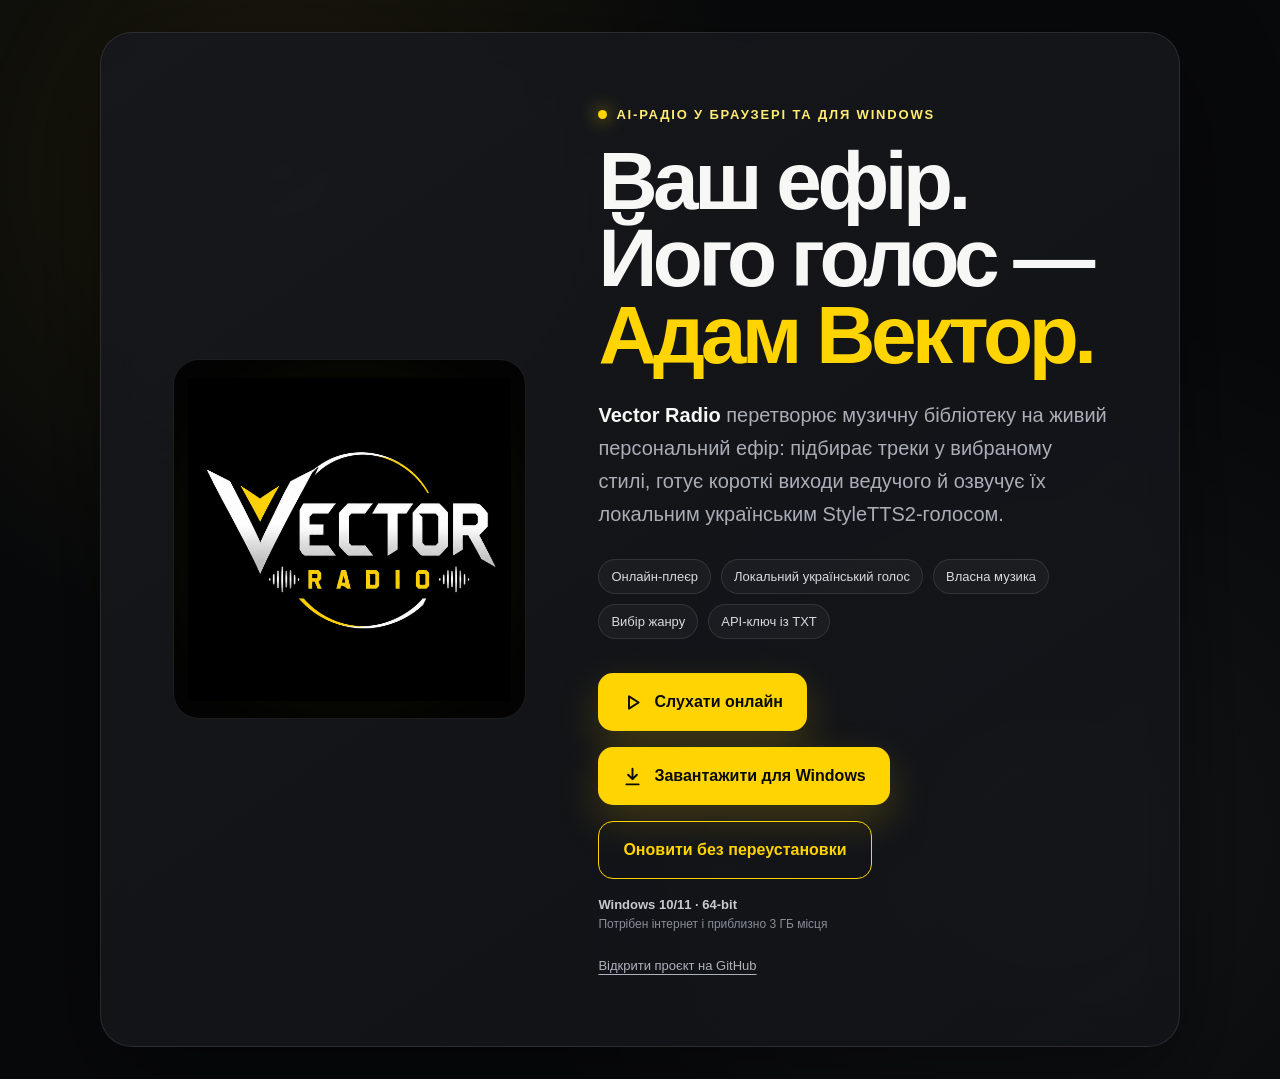
<file: index.html>
<!doctype html>
<html lang="uk">
<head>
  <meta charset="utf-8">
  <meta name="viewport" content="width=device-width, initial-scale=1">
  <meta name="theme-color" content="#08090b">
  <meta name="description" content="Vector Radio — персональне AI-радіо у браузері та для Windows з ведучим Адамом Вектором.">
  <title>Vector Radio — слухати онлайн</title>
  <style>
    :root {
      color-scheme: dark;
      --bg: #08090b;
      --panel: rgba(19, 21, 25, .82);
      --text: #f7f7f5;
      --muted: #aaaeb7;
      --yellow: #ffd400;
      --yellow-soft: #ffec72;
      --line: rgba(255, 255, 255, .1);
    }

    * { box-sizing: border-box; }

    html { min-height: 100%; }

    body {
      min-height: 100vh;
      margin: 0;
      display: grid;
      place-items: center;
      overflow-x: hidden;
      font-family: Inter, "Segoe UI", Arial, sans-serif;
      color: var(--text);
      background:
        radial-gradient(circle at 22% 16%, rgba(255, 212, 0, .09), transparent 30rem),
        radial-gradient(circle at 82% 78%, rgba(255, 255, 255, .05), transparent 34rem),
        var(--bg);
    }

    body::before {
      content: "";
      position: fixed;
      inset: 0;
      pointer-events: none;
      opacity: .18;
      background-image: linear-gradient(rgba(255,255,255,.025) 1px, transparent 1px),
                        linear-gradient(90deg, rgba(255,255,255,.025) 1px, transparent 1px);
      background-size: 48px 48px;
      mask-image: linear-gradient(to bottom, black, transparent 90%);
    }

    main {
      width: min(1080px, calc(100% - 32px));
      margin: 32px auto;
      padding: clamp(28px, 6vw, 72px);
      display: grid;
      grid-template-columns: minmax(260px, .82fr) minmax(300px, 1.18fr);
      align-items: center;
      gap: clamp(28px, 6vw, 72px);
      border: 1px solid var(--line);
      border-radius: 32px;
      background: linear-gradient(145deg, rgba(22, 24, 29, .9), var(--panel));
      box-shadow: 0 34px 100px rgba(0, 0, 0, .48);
      backdrop-filter: blur(18px);
    }

    .brand {
      position: relative;
      display: grid;
      place-items: center;
      min-height: 360px;
      border: 1px solid var(--line);
      border-radius: 26px;
      background: #020303;
      overflow: hidden;
    }

    .brand::after {
      content: "";
      position: absolute;
      width: 220px;
      height: 220px;
      border-radius: 50%;
      background: rgba(255, 212, 0, .16);
      filter: blur(70px);
    }

    .brand img {
      position: relative;
      z-index: 1;
      width: min(92%, 430px);
      height: auto;
      object-fit: contain;
    }

    .eyebrow {
      display: inline-flex;
      align-items: center;
      gap: 9px;
      margin: 0 0 20px;
      color: var(--yellow-soft);
      font-size: 13px;
      font-weight: 800;
      letter-spacing: .14em;
      text-transform: uppercase;
    }

    .eyebrow::before {
      content: "";
      width: 9px;
      height: 9px;
      border-radius: 50%;
      background: var(--yellow);
      box-shadow: 0 0 18px var(--yellow);
    }

    h1 {
      max-width: 670px;
      margin: 0;
      font-size: clamp(44px, 7vw, 82px);
      line-height: .94;
      letter-spacing: -.055em;
    }

    h1 span { color: var(--yellow); }

    .lead {
      max-width: 650px;
      margin: 26px 0 0;
      color: var(--muted);
      font-size: clamp(17px, 2vw, 20px);
      line-height: 1.65;
    }

    .lead strong { color: var(--text); }

    .features {
      margin: 28px 0 0;
      padding: 0;
      display: flex;
      flex-wrap: wrap;
      gap: 10px;
      list-style: none;
    }

    .features li {
      padding: 9px 12px;
      border: 1px solid var(--line);
      border-radius: 999px;
      color: #d8dae0;
      background: rgba(255, 255, 255, .035);
      font-size: 13px;
    }

    .actions {
      margin-top: 34px;
      display: flex;
      align-items: center;
      flex-wrap: wrap;
      gap: 16px;
    }

    .download {
      min-height: 58px;
      padding: 0 24px;
      display: inline-flex;
      align-items: center;
      justify-content: center;
      gap: 11px;
      border-radius: 15px;
      color: #090a0c;
      background: var(--yellow);
      box-shadow: 0 16px 42px rgba(255, 212, 0, .19);
      font-weight: 850;
      text-decoration: none;
      transition: transform .18s ease, background .18s ease;
    }

    .download:hover {
      transform: translateY(-2px);
      background: #ffe13b;
    }

    .download.patch {
      border: 1px solid var(--yellow);
      color: var(--yellow);
      background: transparent;
      box-shadow: none;
    }

    .download.patch:hover {
      color: #090a0c;
      background: var(--yellow);
    }

    .download:focus-visible {
      outline: 3px solid white;
      outline-offset: 4px;
    }

    .download svg { width: 21px; height: 21px; }

    .requirements {
      color: #888d97;
      font-size: 12px;
      line-height: 1.55;
    }

    .requirements strong {
      display: block;
      color: #c8cad0;
      font-size: 13px;
    }

    .source {
      display: inline-block;
      margin-top: 24px;
      color: #aeb2bc;
      font-size: 13px;
      text-underline-offset: 4px;
    }

    @media (max-width: 800px) {
      main { grid-template-columns: 1fr; }
      .brand { min-height: 260px; }
      .brand img { width: min(84%, 390px); }
    }

    @media (max-width: 480px) {
      main { width: min(100% - 20px, 1080px); border-radius: 22px; }
      .brand { min-height: 220px; border-radius: 18px; }
      .download { width: 100%; }
    }
  </style>
</head>
<body>
  <main>
    <div class="brand" aria-hidden="true">
      <img src="ui/assets/vector-radio-logo.png" alt="">
    </div>

    <section aria-labelledby="title">
      <p class="eyebrow">AI-радіо у браузері та для Windows</p>
      <h1 id="title">Ваш ефір. Його голос — <span>Адам Вектор.</span></h1>
      <p class="lead">
        <strong>Vector Radio</strong> перетворює музичну бібліотеку на живий персональний ефір:
        підбирає треки у вибраному стилі, готує короткі виходи ведучого й озвучує їх локальним
        українським StyleTTS2-голосом.
      </p>

      <ul class="features" aria-label="Можливості">
        <li>Онлайн-плеєр</li>
        <li>Локальний український голос</li>
        <li>Власна музика</li>
        <li>Вибір жанру</li>
        <li>API-ключ із TXT</li>
      </ul>

      <div class="actions">
        <a class="download" href="ui/index.html" aria-label="Відкрити онлайн-плеєр Vector Radio">
          <svg viewBox="0 0 24 24" aria-hidden="true" fill="none" stroke="currentColor" stroke-width="2.2" stroke-linecap="round" stroke-linejoin="round">
            <path d="M8 5v14l11-7z"/>
          </svg>
          Слухати онлайн
        </a>
        <a class="download" href="https://github.com/zhuravskayyar/ai-radio-ukr/releases/download/v1.0.0.12/Vector_Radio_Setup_1.0.0.12.exe" aria-label="Завантажити Vector Radio для Windows">
          <svg viewBox="0 0 24 24" aria-hidden="true" fill="none" stroke="currentColor" stroke-width="2.2" stroke-linecap="round" stroke-linejoin="round">
            <path d="M12 3v12m0 0 5-5m-5 5-5-5M5 21h14"/>
          </svg>
          Завантажити для Windows
        </a>
        <a class="download patch" href="https://github.com/zhuravskayyar/ai-radio-ukr/releases/latest/download/Vector_Radio_Patch_1.0.0.12.exe" aria-label="Оновити Vector Radio без повторного встановлення">
          Оновити без переустановки
        </a>
        <div class="requirements">
          <strong>Windows 10/11 · 64-bit</strong>
          Потрібен інтернет і приблизно 3 ГБ місця
        </div>
      </div>

      <a class="source" href="https://github.com/zhuravskayyar/ai-radio-ukr">Відкрити проєкт на GitHub</a>
    </section>
  </main>
</body>
</html>
</file>
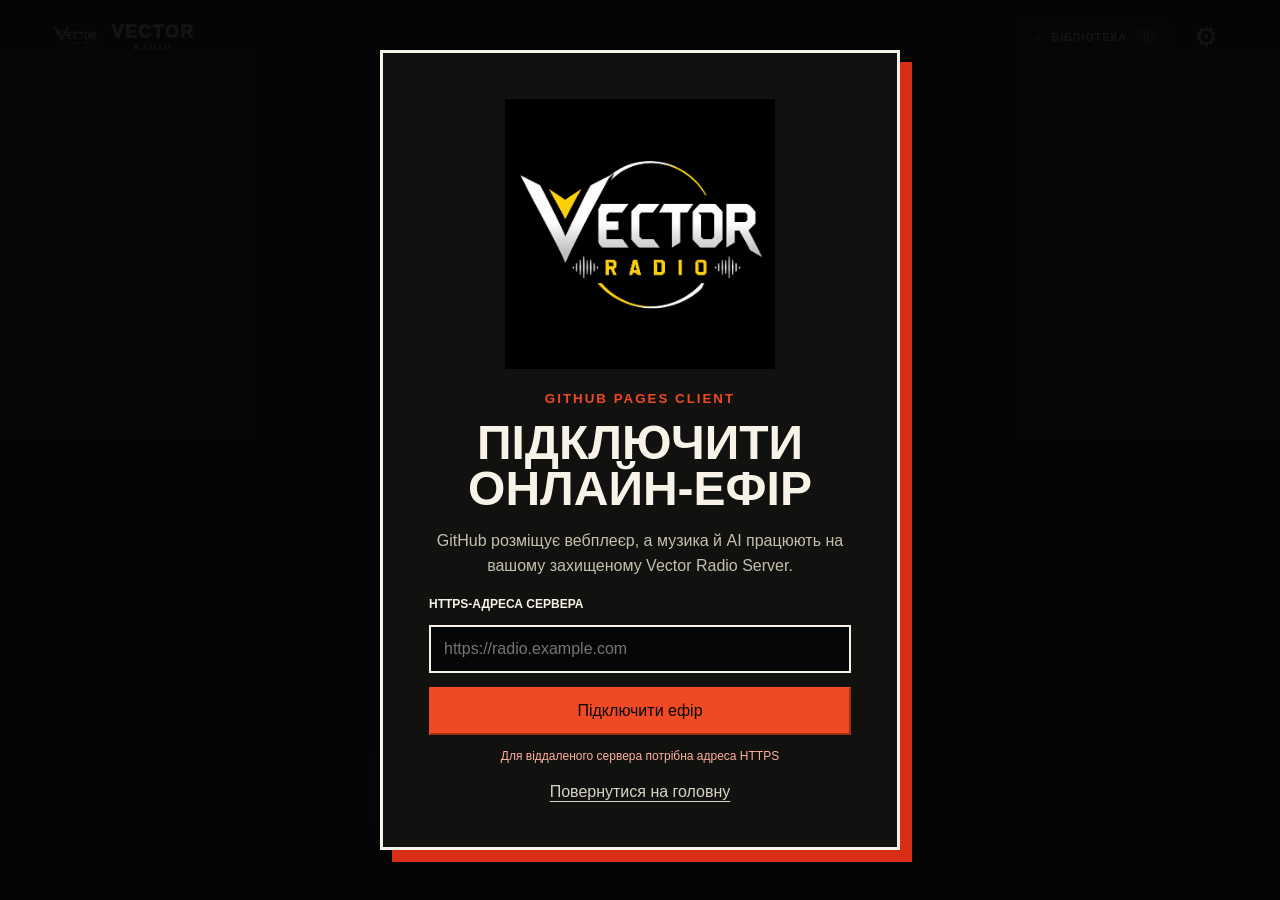
<file: ui/index.html>
<!doctype html>
<html lang="uk"><head><meta charset="utf-8"><meta name="viewport" content="width=device-width,initial-scale=1">
<meta name="theme-color" content="#050607"><meta name="mobile-web-app-capable" content="yes"><meta name="apple-mobile-web-app-capable" content="yes">
<title>Vector Radio</title><link rel="icon" href="assets/vector-radio-logo.png"><link rel="manifest" href="manifest.webmanifest"><link rel="stylesheet" href="style.css?v=auto"><link rel="stylesheet" href="library.css?v=auto"><link rel="stylesheet" href="radio-copy.css?v=auto"><link rel="stylesheet" href="vector.css?v=auto"><link rel="stylesheet" href="boombox.css?v=auto"></head>
<body class="vector-ui">
<div class="app">
  <header class="topbar">
    <button class="brand nav active" data-page="onair" aria-label="Головний екран">
      <img src="assets/vector-radio-logo.png" alt="Vector Radio">
      <span class="brand-text">VECTOR<span>RADIO</span></span>
    </button>
    <div class="top-actions">
      <button class="nav top-library-button" data-page="library" aria-label="Відкрити бібліотеку" title="Бібліотека і завантаження">
        <span class="library-note">♫</span>
        <span>Бібліотека</span>
        <strong id="topLibraryCount">0</strong>
      </button>
      <button class="nav settings-gear" data-page="settings" aria-label="Налаштування" title="Налаштування">⚙</button>
    </div>
  </header>

  <div class="layout">
    <aside class="menu">
      <button class="nav active" data-page="onair"><i>◉</i> ON AIR</button>
      <button class="nav" data-page="library"><i>♫</i> LIBRARY</button>
      <button class="nav" data-page="settings"><i>⚙</i> SETTINGS</button>
      <div class="mini-status">
        <div class="status-pill live"><span></span> STREAM ONLINE</div>
        <div class="status-pill">96 kbps</div>
        <div class="status-pill">44.1 kHz</div>
        <div class="status-pill">AI VOICE ACTIVE</div>
      </div>
    </aside>

    <main class="content">
      <section id="onair" class="page active">
        <section class="boombox-shell" id="boomboxInterface" aria-label="Інтерфейс магнітоли">
          <div class="boombox-cabinet" id="boomboxPlayer">
            <div class="boombox-brandline">
              <span class="boombox-wordmark">VECTOR <b>STEREO</b></span>
              <span class="boombox-model">DIGITAL SYNTHESIZER · XR-1047</span>
              <time id="boomboxClock">--:--</time>
            </div>

            <div class="boombox-face">
              <aside class="boombox-power-strip" aria-label="Живлення">
                <span class="boombox-label">POWER</span>
                <button id="boomboxPower" class="boombox-power" type="button" aria-label="Увімкнути або призупинити ефір" aria-pressed="false"><i></i></button>
                <span class="boombox-label phones-label">PHONES</span>
                <span class="boombox-jack" aria-hidden="true"></span>
                <span class="boombox-channel">L — ◉ — R</span>
              </aside>

              <section class="cassette-deck" aria-label="Касетна дека">
                <div class="cassette-window">
                  <div class="cassette-tape" id="boomboxCassette">
                    <div class="cassette-label">
                      <span class="cassette-side" id="boomboxCassetteSide">A</span>
                      <span class="cassette-cover-art" id="boomboxCassetteCover" aria-hidden="true"><img id="boomboxCassetteCoverImage" alt="" referrerpolicy="no-referrer"><i id="boomboxCassetteCoverFallback">VR</i></span>
                      <span class="cassette-title" id="boomboxCassetteTitle">VECTOR RADIO</span>
                    </div>
                    <div class="cassette-reels" aria-hidden="true">
                      <span class="cassette-reel left"><i></i></span>
                      <span class="cassette-tape-path"></span>
                      <span class="cassette-reel right"><i></i></span>
                    </div>
                    <div class="cassette-meta"><span class="cassette-artist" id="boomboxCassetteArtist">LOCAL BROADCAST</span><span id="boomboxTapeCounter">TRACK 01</span></div>
                  </div>
                </div>
                <div class="deck-caption"><b>STEREO CASSETTE DECK</b><span>SOFT TOUCH MECHANISM / FULL AUTO STOP</span></div>
              </section>

              <section class="tuner-section" aria-label="Цифровий тюнер">
                <div class="tuner-display">
                  <div class="tuner-topline"><span><i class="stereo-led" id="boomboxStereoLed"></i> FM STEREO</span><span id="boomboxSourceLabel">RADIO</span></div>
                  <div class="tuner-readout sixteen-segment-panel">
                    <span class="fm-mark" id="boomboxBandLabel">FM</span>
                    <div class="sixteen-segment-frequency" id="boomboxFrequency" role="img" aria-label="104.7"></div>
                    <span class="mhz" id="boomboxFrequencyUnit">MHz</span>
                    <div class="signal-meter" aria-label="Рівень сигналу">
                      <small>SIGNAL</small>
                      <span><i></i><i></i><i></i><i></i><i></i><i></i><i></i></span>
                    </div>
                  </div>
                  <div class="tuner-now-playing">
                    <span class="play-indicator" id="boomboxPlayIndicator" aria-hidden="true">▶</span>
                    <div class="sixteen-segment-marquee-wrap">
                      <div class="sixteen-segment-marquee" id="boomboxSegmentMarquee" role="img" aria-label="Оберіть трек — Ваша бібліотека готова"></div>
                      <span class="segment-copy-accessible" aria-live="polite"><b id="boomboxTitle">Оберіть трек</b><small id="boomboxArtist">Ваша бібліотека готова</small></span>
                    </div>
                    <time><span id="boomboxElapsed">0:00</span> / <span id="boomboxDuration">LIVE</span></time>
                  </div>
                  <div class="boombox-progress" aria-label="Прогрес треку"><i id="boomboxProgressBar"></i></div>
                  <div class="boombox-equalizer" aria-hidden="true">
                    <i></i><i></i><i></i><i></i><i></i><i></i><i></i><i></i><i></i><i></i><i></i><i></i><i></i><i></i><i></i><i></i>
                  </div>
                </div>
                <div class="preset-row" id="boomboxPresets" aria-label="Пресети станцій"></div>
              </section>

              <aside class="boombox-knob-strip">
                <span class="boombox-label">TUNING</span>
                <button id="boomboxTune" class="boombox-knob tuning-knob" type="button" aria-label="Налаштування частоти: клік, перетягування або колесо миші" aria-valuetext="104.7 MHz"><i></i></button>
                <span class="boombox-label volume-caption">VOLUME</span>
                <label class="boombox-volume-wrap" aria-label="Гучність">
                  <span id="boomboxVolumeKnob" class="boombox-knob volume-knob"><i></i></span>
                  <input id="boomboxVolume" type="range" min="0" max="100" value="75" aria-label="Гучність магнітоли">
                </label>
                <span class="knob-scale"><i>MIN</i><i>MAX</i></span>
                <output id="boomboxVolumeValue" class="knob-value" for="boomboxVolume">75%</output>
              </aside>
            </div>

            <div class="boombox-transport" aria-label="Керування відтворенням">
              <button id="boomboxPrev" type="button"><small>REW</small><b>◀◀</b></button>
              <button id="boomboxPlay" type="button" aria-pressed="false"><small>PLAY</small><b>▶</b></button>
              <button id="boomboxStop" type="button"><small>STOP</small><b>■</b></button>
              <button id="boomboxNext" type="button"><small>FF</small><b>▶▶</b></button>
              <button id="boomboxEject" type="button"><small>EJECT</small><b>⏏</b></button>
              <button class="boombox-source active" type="button" data-boombox-source="radio"><small>SOURCE</small><b>RADIO</b></button>
              <button class="boombox-source" type="button" data-boombox-source="tape"><small>SOURCE</small><b>TAPE</b></button>
              <button class="boombox-source" type="button" data-boombox-source="bluetooth"><small>SOURCE</small><b>BT</b></button>
            </div>
          </div>
          <p class="boombox-statusline"><span><i id="boomboxSignalLed"></i> LOCAL SIGNAL</span><span id="boomboxSystemStatus">CSS HI-FI SYSTEM · AUDIO LOGIC CONNECTED</span></p>
        </section>

        <div class="hero">
          <div class="hero-main">
            <img class="vector-logo" src="assets/vector-radio-logo.png" alt="Vector Radio">
            <div class="eyebrow">NOW PLAYING</div>
            <div class="play-info">
              <div class="label">Зараз в ефірі</div>
              <div class="track" id="nowTitle">Оберіть трек</div>
              <div class="meta" id="nowArtist">Ваша бібліотека готова</div>
            </div>
            <button class="nav main-library-status" data-page="library" aria-label="Відкрити бібліотеку та стан завантаження">
              <span class="main-library-head">
                <b id="mainDownloadTitle">Бібліотека завантажується…</b>
                <strong id="mainDownloadPercent">0%</strong>
              </span>
              <span class="main-download-meter"><i id="mainDownloadProgressBar"></i></span>
              <small id="mainDownloadDetails">Перевіряю локальні треки</small>
            </button>
            <div class="player-panel">
              <div class="progress" id="progress"><i></i></div>
              <div class="player-controls">
                <button class="round" id="prev">‹</button>
                <button class="round play" id="play">▶</button>
                <button class="round" id="next">›</button>
              </div>
              <div class="player-meta">
                <div class="times"><span id="elapsed">0:00</span><span>LIVE</span></div>
                <label class="volume-label">VOL <input id="volume" type="range" min="0" max="100" value="75"></label>
              </div>
            </div>
            <p class="sub">Професійний радіопродукт з AI ведучим, чергою треків і живим потоком.</p>
          </div>
          <div class="hero-side">
            <div class="record"><span class="record-tag" id="coverRank">LIVE</span></div>
            <div class="ai-panel">
              <div class="ai-panel-head">AI DJ STATUS</div>
              <ul>
                <li>● Voice ready</li>
                <li>● Queue prepared <span id="statusQueueCount">0</span> tracks</li>
                <li>● Story generated</li>
                <li>● Weather connected</li>
                <li id="safetyStatus">● Watchdog armed</li>
              </ul>
            </div>
          </div>
        </div>

        <div class="studio-grid">
          <section class="panel upcoming">
            <h3>Наступні треки</h3>
            <div class="minilist" id="queue"></div>
          </section>

          <section class="panel host-panel">
            <h3>AI Host</h3>
            <div class="script" id="intro">«Тут зʼявиться коротка підводка до наступного треку.»</div>
            <div class="quick">
              <button id="generate">✦ Нова підводка</button>
              <button id="shuffle">→ Skip segment</button>
              <button id="queueCorrection">! Виправлення</button>
              <button id="technicalPause">⚠ Техпауза</button>
            </div>
          </section>
        </div>

        <section class="panel rundown-panel">
          <div class="rundown-head">
            <div>
              <h3>Пілотна година · Rundown</h3>
              <p id="rundownMeta" class="hint">Завантажую ефірний годинник…</p>
            </div>
            <strong id="rundownAccuracy">HARD —</strong>
          </div>
          <div id="rundown" class="rundown-grid"></div>
        </section>
      </section>

      <section id="library" class="page">
        <div class="pageHeader">
          <div>
            <small>AI-БІБЛІОТЕКА</small>
            <h2>Бібліотека <sup id="libraryCount">0</sup></h2>
            <p id="aiLibraryStatus" class="libraryStatus">AI добирає відомі треки за стилем станції</p>
          </div>
          <button id="refreshAiLibrary" class="primary">↻ Оновити AI-бібліотеку</button>
        </div>
        <div class="libraryDashboard">
          <article class="libraryMonitor">
            <div class="monitorHead">
              <span>ПОШУК І ЗАВАНТАЖЕННЯ</span>
              <strong id="downloadProgressPercent">0%</strong>
            </div>
            <div class="downloadMeter" aria-label="Прогрес завантаження треку">
              <i id="downloadProgressBar"></i>
            </div>
            <p id="downloadProgressText">Очікую на пошук наступного треку</p>
            <small id="downloadProgressDetails">Автоматичне поповнення бібліотеки ввімкнено</small>
            <div id="providerStatusList" class="providerStatusList" aria-label="Стан AI-провайдерів"></div>
          </article>
          <article class="libraryMonitor librarySummary">
            <div class="monitorHead"><span>ЛОКАЛЬНО ГОТОВО</span><strong id="libraryReadyCount">0</strong></div>
            <p id="librarySizeText">0 треків · 0 Б</p>
            <small>Ці файли вже завантажені й можуть відтворюватися без повторного пошуку.</small>
          </article>
          <article class="libraryMonitor updateMonitor">
            <div class="monitorHead"><span>ОНОВЛЕННЯ ПРОГРАМИ</span><strong id="appVersionLabel">—</strong></div>
            <div class="downloadMeter"><i id="updateProgressBar"></i></div>
            <p id="updateProgressText">Перевіряю версію…</p>
            <button id="applyUpdate" class="updateButton" hidden>Встановити оновлення</button>
          </article>
        </div>
        <div class="table">
          <div class="tr th"><span>#</span><span>ТРЕК</span><span>ДЖЕРЕЛО</span><span>ТАЙМІНГ</span><span>STORY</span><span>ВИМОВА</span><span></span></div>
          <div id="trackTable"></div>
          <div class="loadMore"><button id="loadMore">Показати ще</button></div>
        </div>
      </section>

      <section id="settings" class="page">
        <div class="pageHeader">
          <div>
            <small>VECTOR RADIO</small>
            <h2>Налаштування</h2>
            <p class="hint">Лише ключі AI та музичний стиль станції.</p>
          </div>
          <div class="settingsSaveBox">
            <pre id="settingsLog" class="hint"></pre>
            <button id="saveSettings" class="primary">Зберегти</button>
          </div>
        </div>
        <div class="settingsGrid">
          <article class="simple-settings-card">
            <h3>Інтерфейс</h3>
            <p class="hint theme-intro">Оберіть оболонку плеєра. Радіоефір, черга та налаштування залишаються тими самими.</p>
            <div class="theme-options" role="group" aria-label="Стиль інтерфейсу">
              <button class="theme-choice" type="button" data-theme-choice="vector" aria-pressed="true">
                <span class="theme-preview vector-preview" aria-hidden="true"><i></i><b>▶</b><i></i></span>
                <strong>Vector</strong>
                <small>Сучасний мінімалізм</small>
              </button>
              <button class="theme-choice" type="button" data-theme-choice="boombox" aria-pressed="false">
                <span class="theme-preview boombox-preview" aria-hidden="true"><i></i><b>104.7</b><i></i></span>
                <strong>Магнітола</strong>
                <small>Касета, тюнер і фізичні кнопки</small>
              </button>
            </div>
            <input id="uiThemeSetting" data-setting="ui_theme" value="vector" type="hidden">

            <h3>API-ключі</h3>
            <p class="hint">Вставте вміст TXT або виберіть файл. Потрібен хоча б один ключ: NVIDIA чи OpenRouter.</p>
            <textarea id="apiTextInput" rows="5" spellcheck="false" placeholder="NVIDIA_API_KEY=nvapi-...&#10;OPENROUTER_API_KEY=sk-or-v1-..."></textarea>
            <div class="simple-actions">
              <label class="file-button" for="apiFileInput">Вибрати TXT</label>
              <input id="apiFileInput" type="file" accept=".txt,text/plain" hidden>
              <button id="importApiText" type="button">Перевірити й зберегти</button>
            </div>
            <p id="apiImportStatus" class="hint">Ключі зберігаються локально й не показуються повторно.</p>
            <details class="api-help">
              <summary>Де взяти API-ключі та який формат TXT?</summary>
              <p><a href="https://build.nvidia.com/" target="_blank" rel="noreferrer">NVIDIA API Catalog</a>: оберіть модель → <b>Get API Key</b>.</p>
              <p><a href="https://openrouter.ai/settings/keys" target="_blank" rel="noreferrer">OpenRouter Keys</a>: створіть звичайний API key для completions.</p>
              <pre>NVIDIA_API_KEY=nvapi-ваш_ключ
OPENROUTER_API_KEY=sk-or-v1-ваш_ключ</pre>
              <p>Можна залишити лише один рядок. Не додавайте цей TXT до Git.</p>
            </details>

            <h3>Стиль радіо</h3>
            <label>Жанр, епоха й настрій
              <textarea id="simpleStationPrompt" rows="5" placeholder="Наприклад: сучасний український alternative rock, енергійно, без попси й каверів"></textarea>
            </label>
            <p class="hint">Після зміни стилю AI-бібліотека перебудується; особистість ведучого Адама Вектора не змінюється.</p>
            <h3>Пошук треків</h3>
            <label>Автоматичне поповнення бібліотеки
              <select id="simpleDiscoveryEnabled" data-setting="dynamic_discovery_enabled">
                <option value="1">Увімкнено</option>
                <option value="0">Вимкнено — лише локальна музика</option>
              </select>
            </label>
            <p class="hint" data-auto-research-status><b>Автоматичні web-підводки активні.</b> Для кожного голосового переходу AI шукає джерела, програма читає сторінки, а в ефір потрапляють лише твердження з URL джерела. Ручний дозвіл не потрібний.</p>
          </article>
          <article>
            <h3>Радіостанція</h3>
            <label>Назва<input data-setting="station_name"></label>
            <label>Імʼя ведучого<input data-setting="host_name"></label>
            <label>Ротація<select data-setting="rotation"><option value="random">По настрою без повторів</option><option value="weighted">Розумний настрій</option></select></label>
            <label>Ведучий говорить<select data-setting="host_every"><option value="0">Редактор вирішує · близько 45%</option><option value="1">Перед кожною піснею</option><option value="3">Кожні 3 треки</option><option value="5">Кожні 5 треків</option></select></label>
          </article>
          <article>
            <h3>NVIDIA NIM</h3>
            <label>NVIDIA API key<input type="password" data-setting="nvidia_api_key" placeholder="Автоматично з api.txt"></label>
            <label>Модель<input data-setting="nvidia_model"></label>
            <label>YouTube Data API key<input type="password" data-setting="youtube_api_key" placeholder="Автоматично з api.txt"></label>
            <p id="nvidiaStatus" class="hint">Перевіряю NVIDIA API key…</p>
            <p id="youtubeStatus" class="hint">Перевіряю YouTube API key…</p>
            <p class="hint">Hosted Qwen завершив роботу 27.07.2026, тому використовується доступний NVIDIA Nemotron. Якщо API недоступний, ефір озвучує коротку локальну резервну підводку.</p>
          </article>
        </div>
      </section>
    </main>
  </div>
</div>
<section id="onlineConnection" class="online-connection" aria-labelledby="onlineConnectionTitle" hidden>
  <form id="onlineConnectionForm" class="online-connection-card">
    <img src="assets/vector-radio-logo.png" alt="Vector Radio">
    <small>GITHUB PAGES CLIENT</small>
    <h1 id="onlineConnectionTitle">Підключити онлайн-ефір</h1>
    <p>GitHub розміщує вебплеєр, а музика й AI працюють на вашому захищеному Vector Radio Server.</p>
    <label for="onlineServerUrl">HTTPS-адреса сервера</label>
    <input id="onlineServerUrl" type="url" inputmode="url" autocomplete="url" placeholder="https://radio.example.com" required>
    <button type="submit">Підключити ефір</button>
    <output id="onlineConnectionStatus" role="status" aria-live="polite"></output>
    <a href="../">Повернутися на головну</a>
  </form>
</section>
<div id="toast" role="status" aria-live="polite"></div><script src="online-config.js?v=auto"></script><script src="online-bridge.js?v=auto"></script><script src="app.js?v=auto"></script>
</body></html>
</file>
<file: ui/style.css>
:root{
  --paper:#eee6d2;
  --ink:#11110f;
  --red:#d92e16;
  --red2:#ef4a23;
  --muted:#766e61;
  --line:#25231f;
  --panel:#e7deca;
  --panel-2:#2f2c29;
  --panel-dark:#11110f;
  --bg:#15120f;
  --text:#11110f;
  --accent:#d92e16;
  --accent-strong:#ef4a23;
  --card:#fff6e8;
  --shadow-sm:3px 3px 0 var(--ink);
  --shadow-md:5px 5px 0 var(--ink);
  --shadow-lg:8px 8px 0 var(--ink);
  --sans:'Inter','IBM Plex Sans','Segoe UI',Arial,sans-serif;
  --display:'Inter','IBM Plex Sans','Segoe UI',Arial,sans-serif;
}

/* The public online role is intentionally playback-only. The same HTML still
   powers the authenticated operator console and the native desktop build. */
body[data-online-role="listener"] [data-page="settings"],
body[data-online-role="listener"] #settings,
body[data-online-role="listener"] #refreshAiLibrary,
body[data-online-role="listener"] .updateMonitor,
body[data-online-role="listener"] #trackTable button,
body[data-online-role="listener"] #generate,
body[data-online-role="listener"] #queueCorrection,
body[data-online-role="listener"] #technicalPause {
  display: none !important;
}

.online-connection[hidden]{display:none}
.online-connection{position:fixed;inset:0;z-index:1000;display:grid;place-items:center;padding:18px;background:rgba(5,6,7,.94);color:#f7f3e8}
.online-connection-card{width:min(520px,100%);display:grid;gap:14px;padding:clamp(24px,6vw,46px);border:3px solid #f7f3e8;background:#11110f;box-shadow:12px 12px 0 #d92e16}
.online-connection-card img{width:min(270px,75%);margin:0 auto 8px}
.online-connection-card small{color:#ef4a23;font-weight:900;letter-spacing:.15em;text-align:center}
.online-connection-card h1{margin:0;font-size:clamp(28px,7vw,48px);line-height:.95;text-align:center;text-transform:uppercase}
.online-connection-card p{margin:4px 0;color:#c5bfae;line-height:1.55;text-align:center}
.online-connection-card label{font-size:12px;font-weight:900;text-transform:uppercase}
.online-connection-card input{width:100%;padding:13px;border:2px solid #f7f3e8;background:#050607;color:#fff}
.online-connection-card button{padding:13px;border-color:#ef4a23;background:#ef4a23;color:#050607;box-shadow:none}
.online-connection-card output{min-height:20px;color:#ffb09c;font-size:12px;text-align:center}
.online-connection-card a{color:#d9d3c5;text-align:center;text-underline-offset:4px}

*{box-sizing:border-box}
html,body{margin:0;height:100%;overflow:hidden;background:var(--bg);color:var(--ink);font-family:var(--sans)}
button,input,select,textarea{font:inherit}
button{color:inherit}

body{padding:14px;display:flex}
.app{
  width:min(1440px,100%);
  height:100%;
  margin:auto;
  background:var(--paper);
  border:5px solid var(--ink);
  box-shadow:0 24px 80px rgba(0,0,0,.6);
  position:relative;
  display:flex;
  flex-direction:column;
  overflow:hidden;
}
.app:before{
  content:"";
  position:absolute;
  inset:0;
  pointer-events:none;
  opacity:.17;
  background-image:repeating-linear-gradient(0deg,transparent 0 3px,#000 4px,transparent 5px),radial-gradient(circle at 20% 10%,rgba(0,0,0,.13) 0 1px,transparent 2px);
  mix-blend-mode:multiply;
  z-index:5;
}

/* ---- buttons: flat poster style, hard offset shadow on hover ---- */
.iconbtn,.livebtn,.menu .nav,.round,.primary,.quick button,.loadMore button,.badge{
  border:3px solid var(--ink);
  background:transparent;
  color:var(--ink);
  font-weight:900;
  text-transform:uppercase;
  cursor:pointer;
  transition:transform .12s ease,box-shadow .12s ease,background-color .12s ease,color .12s ease;
}
.iconbtn:hover,.livebtn:hover,.menu .nav:hover,.round:hover,.quick button:hover,.loadMore button:hover,.badge:hover{
  transform:translate(-2px,-2px);
  box-shadow:var(--shadow-sm);
}
.iconbtn:active,.livebtn:active,.round:active,.quick button:active,.loadMore button:active,.badge:active{
  transform:translate(0,0);
  box-shadow:none;
}

.topbar{
  flex:0 0 auto;
  height:60px;
  display:flex;
  align-items:center;
  justify-content:space-between;
  border-bottom:4px solid var(--ink);
  padding:0 20px;
  position:relative;
  z-index:2;
}
.brand{display:flex;align-items:center;gap:12px}
.mark{
  width:38px;height:24px;
  background:var(--red);
  clip-path:polygon(0 37%,62% 0,48% 32%,100% 18%,39% 100%,51% 55%);
  display:grid;
  place-items:center;
  color:#fff;
  font-weight:900;
}
.brand-text{font-weight:1000;letter-spacing:-1px;font-size:20px;text-transform:uppercase;line-height:1}
.brand-text span{display:block;font-size:9px;letter-spacing:.18em;color:var(--muted);margin-top:3px}
.top-actions{display:flex;align-items:center;gap:8px}
.iconbtn,.livebtn{
  height:36px;
  padding:0 14px;
  font-size:11px;
  letter-spacing:.04em;
}
.livebtn{background:var(--red);color:#fff;display:flex;align-items:center;gap:8px}
.livebtn span{width:7px;height:7px;border-radius:50%;background:#fff;display:inline-block;animation:pulse 1.4s infinite}
@keyframes pulse{0%,100%{opacity:1}50%{opacity:.25}}

.layout{flex:1;display:grid;grid-template-columns:188px minmax(0,1fr);min-height:0;position:relative;z-index:1}
.menu{display:flex;flex-direction:column;gap:8px;padding:14px 10px;background:var(--panel);border-right:4px solid var(--ink);width:188px;min-height:0}
.menu .nav{display:flex;align-items:center;gap:10px;padding:9px 12px;font-size:11px}
.menu .nav.active{background:var(--ink);color:var(--paper);transform:none;box-shadow:none}
.mini-status{margin-top:auto;display:grid;gap:6px;padding-top:10px;border-top:1px solid rgba(17,17,15,.18)}
.status-pill{display:flex;align-items:center;gap:8px;padding:8px 10px;border:2px solid var(--ink);background:#f7efe1;font-size:10px;font-weight:800;color:var(--ink)}
.status-pill.live span{display:inline-block;width:7px;height:7px;border-radius:50%;background:var(--red)}

.content{padding:16px 18px;display:flex;flex-direction:column;min-height:0;overflow:hidden}
.page{display:none;min-height:0}
.page.active{display:flex;flex-direction:column;min-height:0;height:100%;gap:14px}

#onair.page.active{display:grid;grid-template-rows:minmax(0,1.3fr) minmax(0,1fr);gap:14px;height:100%}

.hero{display:grid;grid-template-columns:1.3fr 0.9fr;gap:18px;position:relative;overflow:hidden;padding:18px 20px;border:3px solid var(--ink);background:linear-gradient(180deg,#f6efe5 0,#e8dac4 100%);min-height:0}
.hero-main{display:flex;flex-direction:column;gap:12px;z-index:1;min-height:0}
.hero-side{display:flex;flex-direction:column;justify-content:flex-start;align-items:center;gap:12px;position:relative;min-height:0}
.hero-side:before{content:"";position:absolute;right:-50px;top:-30px;width:230px;height:230px;border-radius:50%;background:repeating-conic-gradient(from 8deg,var(--red2) 0deg 12deg,transparent 12deg 28deg);opacity:.3;z-index:0;pointer-events:none}
.eyebrow{font-size:10px;font-weight:900;letter-spacing:.24em;text-transform:uppercase;color:var(--ink)}
.play-info{background:var(--card);border:3px solid var(--ink);box-shadow:var(--shadow-md);padding:14px 16px}
.play-info .label{font-size:10px;font-weight:900;letter-spacing:.18em;text-transform:uppercase;color:var(--muted)}
.play-info .track{margin-top:6px;font-size:clamp(18px,2vw,26px);line-height:1.08;font-weight:900;text-transform:none;letter-spacing:-.02em;color:var(--ink)}
.play-info .meta{margin-top:5px;font-size:13px;font-weight:800;color:var(--muted)}
.player-panel{display:grid;gap:12px;background:var(--card);border:3px solid var(--ink);box-shadow:var(--shadow-md);padding:14px 16px}
.player-controls{display:flex;align-items:center;justify-content:center;gap:14px}
.round{width:44px;height:44px;border-radius:50%;font-size:16px;display:grid;place-items:center;background:var(--paper);box-shadow:var(--shadow-sm)}
.player-controls .round.play{width:56px;height:56px;background:var(--ink);color:var(--paper);font-size:20px}
.player-meta{display:grid;grid-template-columns:auto 1fr;align-items:center;gap:16px}
.progress{height:8px;background:#e5d7c1;overflow:hidden;border:2px solid var(--ink)}
.progress i{display:block;width:0;height:100%;background:var(--ink);}
.times{display:flex;gap:10px;color:var(--ink);font-size:10px;letter-spacing:.1em;text-transform:uppercase}
.volume-label{display:flex;align-items:center;gap:10px;color:var(--ink);font-size:10px;font-weight:800}
.volume-label input{width:140px}
.sub{margin:0;font-size:11px;line-height:1.4;color:var(--muted);font-weight:700}
.record{width:clamp(96px,15vw,160px);aspect-ratio:1;border-radius:50%;background:radial-gradient(circle,#efe4c6 0 13%,#111 13.5% 16%,#eae0c8 16.5% 17.5%,#111 18% 100%);box-shadow:0 12px 24px rgba(0,0,0,.22);z-index:2;position:relative}
.record:before{content:"";position:absolute;inset:16%;border-radius:50%;background:repeating-radial-gradient(circle,#111 0 3px,#1c1c1b 4px,#111 7px);mask:radial-gradient(circle,transparent 0 21%,#000 22%);opacity:.75}
.record:after{content:"";position:absolute;width:10px;height:10px;border-radius:50%;background:#111;left:50%;top:50%;transform:translate(-50%,-50%)}
.record-tag{position:absolute;left:8px;top:8px;padding:5px 9px;background:var(--ink);color:var(--paper);font-size:9px;font-weight:900;letter-spacing:.14em;z-index:3}
.ai-panel{background:var(--card);border:3px solid var(--ink);box-shadow:var(--shadow-md);padding:14px 16px;display:flex;flex-direction:column;gap:10px;flex:1;min-height:0;width:100%;overflow-y:auto;position:relative;z-index:1}
.ai-panel-head{font-size:11px;font-weight:900;letter-spacing:.2em;text-transform:uppercase;color:var(--ink)}
.ai-panel ul{list-style:none;margin:0;padding:0;display:grid;gap:8px}
.ai-panel li{font-size:12px;font-weight:800;color:var(--ink)}

.studio-grid{display:grid;grid-template-columns:1.1fr 0.9fr;gap:14px;min-height:0}
.panel{background:var(--card);border:3px solid var(--ink);box-shadow:var(--shadow-md);padding:14px 16px;display:flex;flex-direction:column;min-height:0}
.panel h3{margin:0 0 10px;font-size:12px;font-weight:900;letter-spacing:.16em;text-transform:uppercase;color:var(--ink)}
.host-panel .script{margin-bottom:14px;border-left-color:var(--red)}
.quick{display:grid;grid-template-columns:1fr 1fr;gap:10px;margin-top:auto}
.quick button{min-height:52px;font-size:11px}
.quick button:hover{background:var(--ink);color:var(--paper)}
.bottom-strip{display:none}

.script{font-family:Georgia,serif;font-size:13px;line-height:1.45;font-weight:700;background:var(--card);border:2px solid rgba(17,17,15,.18);border-left:6px solid var(--red);padding:10px 12px}
.minilist{display:flex;flex-direction:column;gap:8px;flex:1;min-height:0;overflow-y:auto}
.queueItem{display:grid;grid-template-columns:26px 1fr auto;gap:10px;align-items:center;padding:8px 10px;border:2px solid var(--ink);background:var(--card)}
.queueItem .num{font-weight:900;font-size:11px}
.queueItem b{display:block;font-size:12px;text-transform:uppercase}
.queueItem small{display:block;color:var(--muted);font-weight:700;font-size:10px;margin-top:2px}
.queueItem button{width:30px;height:30px;border-radius:50%;border:2px solid var(--ink);background:transparent;font-size:11px;cursor:pointer;transition:transform .12s ease,background-color .12s ease,color .12s ease}
.queueItem button:hover{background:var(--ink);color:var(--paper)}

.rundown-panel{margin-top:14px;min-height:0}
.rundown-head{display:flex;justify-content:space-between;gap:18px;align-items:flex-start;margin-bottom:10px}
.rundown-head h3{margin-bottom:3px}
.rundown-head p{margin:0}
.rundown-head strong{font-size:10px;letter-spacing:.1em;border:2px solid var(--ink);padding:5px 8px;white-space:nowrap}
.rundown-grid{display:grid;grid-template-columns:repeat(4,minmax(0,1fr));gap:8px}
.rundown-item{position:relative;border:2px solid rgba(17,17,15,.24);background:var(--card);padding:8px 9px;min-height:74px}
.rundown-item.current{border-color:var(--red);box-shadow:inset 4px 0 0 var(--red)}
.rundown-item.hard::after{content:'HARD';position:absolute;top:6px;right:6px;font-size:8px;font-weight:900;color:var(--red);letter-spacing:.1em}
.rundown-item time{font:900 10px/1 var(--mono,monospace);color:var(--red)}
.rundown-item b{display:block;padding-right:35px;margin-top:5px;font-size:10px;text-transform:uppercase}
.rundown-item small{display:block;margin-top:4px;color:var(--muted);font-size:9px;line-height:1.25}
.rundown-item .event{color:var(--ink);font-weight:900}
@media(max-width:900px){.rundown-grid{grid-template-columns:repeat(2,minmax(0,1fr))}}
@media(max-width:560px){.rundown-grid{grid-template-columns:1fr}}

.pageHeader{display:flex;align-items:flex-end;justify-content:space-between;gap:20px;flex:0 0 auto}
.pageHeader small{color:var(--muted);letter-spacing:.16em;font-size:9px;text-transform:uppercase}
.pageHeader h2{margin:0;font-size:26px;line-height:1.05;text-transform:uppercase;letter-spacing:-.05em}
.pageHeader p{margin:6px 0 0;color:var(--muted);font-size:12px;max-width:660px}

.settingsSaveBox{display:flex;flex-direction:column;align-items:flex-end;gap:6px}
#settingsLog{margin:0;max-width:360px;max-height:110px;overflow:auto;white-space:pre-wrap;font:11px/1.4 var(--sans,monospace);color:var(--muted);text-align:left;background:transparent}
#settingsLog:empty{display:none}

.sectionHead{display:flex;align-items:end;justify-content:space-between;margin-bottom:16px}
.sectionHead h2{margin:5px 0 0;font:800 32px/1 var(--display);letter-spacing:-.06em}
.sectionHead sup{color:var(--muted);font:600 12px var(--sans);vertical-align:top}
.libraryStatus{max-width:760px;margin:6px 0 0;color:var(--muted);font-size:11px;line-height:1.4}.libraryStatus.busy{color:var(--accent-strong)}.libraryStatus.error{color:#b21f1f}

.primary{padding:10px 16px!important;border:3px solid var(--ink)!important;background:var(--red)!important;color:#fff!important;font-weight:900!important;text-transform:uppercase;cursor:pointer;box-shadow:var(--shadow-sm)!important;transition:transform .12s ease,box-shadow .12s ease!important}
.primary:hover:not(:disabled){transform:translate(-2px,-2px);box-shadow:var(--shadow-md)!important}
.primary:active:not(:disabled){transform:translate(0,0);box-shadow:none!important}
.primary:disabled{cursor:wait;opacity:.65}

.table{flex:1;min-height:0;overflow-y:auto;border:3px solid var(--ink);background:var(--card)}
.tr{display:grid;align-items:center;gap:10px;padding:9px 14px;border-bottom:1px solid rgba(17,17,15,.16);font-size:12px}
.tr:last-child{border-bottom:0}
.tr.th{position:sticky;top:0;z-index:1;background:var(--ink);color:var(--paper);font-weight:900;text-transform:uppercase;font-size:10px;letter-spacing:.06em;padding:10px 14px}
.tr .track b{display:block;font-size:12px;text-transform:none}
.tr .track small{display:block;color:var(--muted);font-size:10px;font-weight:700;margin-top:2px}
.badge{padding:6px 9px;font-size:9px;letter-spacing:.02em;white-space:nowrap}
.badge.ready{background:var(--ink);color:var(--paper)}
.loadMore{padding:10px;text-align:center;flex:0 0 auto}
.loadMore button{padding:8px 18px;font-size:11px}

.settingsGrid{flex:1;min-height:0;overflow-y:auto;display:grid;grid-template-columns:1fr 1fr;gap:14px;align-content:start}
.settingsGrid article{padding:16px 18px;background:var(--card);border:3px solid var(--ink);box-shadow:var(--shadow-md)}
.settingsGrid h3{margin:0 0 14px;font:900 15px var(--sans);letter-spacing:-.02em;text-transform:uppercase;color:var(--ink)}
.settingsGrid label{display:grid;gap:6px;margin:11px 0;color:var(--ink);font-size:12px;font-weight:700}
.settingsGrid output{color:var(--accent-strong);font-weight:900}
.settingsGrid input,.settingsGrid select,.settingsGrid textarea,textarea{width:100%;padding:9px 10px;border:2px solid var(--ink);background:#fff9ee;color:var(--ink);font:12px var(--sans);outline:none}
.settingsGrid input:focus,.settingsGrid select:focus,.settingsGrid textarea:focus{border-color:var(--red);box-shadow:0 0 0 3px rgba(217,46,22,.14)}
input[type=range]{padding:0;accent-color:var(--red)}
.hint{padding-top:10px;border-top:1px solid #d2c5ae;color:var(--muted);font-size:11px;line-height:1.5}

#toast{position:fixed;left:50%;bottom:22px;transform:translate(-50%,16px);background:var(--ink);color:var(--paper);padding:11px 18px;border:3px solid var(--ink);font-weight:900;font-size:11px;text-transform:uppercase;letter-spacing:.04em;opacity:0;pointer-events:none;transition:.22s ease;z-index:50;box-shadow:var(--shadow-md)}
#toast.show{opacity:1;transform:translate(-50%,0)}

@media(max-width:1120px){
  #onair.page.active{grid-template-rows:minmax(0,1.15fr) minmax(0,1fr)}
  .hero{grid-template-columns:1fr;overflow-y:auto}
  .hero-side{flex-direction:row;align-items:center}
  .record{width:90px}
  .ai-panel{max-height:none}
  .studio-grid{grid-template-columns:1fr}
  .settingsGrid{grid-template-columns:1fr}
}
@media(max-width:900px){
  body{padding:8px}
  .app{border-width:3px}
  .topbar{padding:0 12px}
  .brand-text{font-size:17px}
  .layout{grid-template-columns:1fr}
  .menu{flex-direction:row;overflow-x:auto;padding:10px;gap:8px;width:auto}
  .menu .nav{flex:1 0 auto;min-width:110px}
  .mini-status{display:none}
}
</file>
<file: ui/library.css>
.sectionHead sup {
  color: var(--muted);
  font: 500 12px Manrope, sans-serif;
  vertical-align: top;
}

.libraryDashboard {
  display: grid;
  grid-template-columns: minmax(260px, 1.35fr) minmax(190px, .75fr) minmax(230px, .9fr);
  gap: 10px;
  flex: 0 0 auto;
}

.libraryMonitor {
  min-width: 0;
  padding: 11px 12px;
  color: var(--ink);
  background: var(--card);
  border: 3px solid var(--ink);
  box-shadow: var(--shadow-sm);
}

.monitorHead {
  display: flex;
  align-items: center;
  justify-content: space-between;
  gap: 12px;
  font-size: 9px;
  font-weight: 900;
  letter-spacing: .08em;
}

.monitorHead strong {
  color: var(--red);
  white-space: nowrap;
}

.downloadMeter {
  height: 8px;
  margin: 9px 0 7px;
  overflow: hidden;
  background: #e5d7c1;
  border: 2px solid var(--ink);
}

.downloadMeter i {
  display: block;
  width: 0;
  height: 100%;
  background: var(--red);
  transition: width .25s ease;
}

.libraryMonitor p {
  margin: 0;
  overflow: hidden;
  font-size: 11px;
  font-weight: 800;
  line-height: 1.35;
  text-overflow: ellipsis;
  white-space: nowrap;
}

.libraryMonitor small {
  display: block;
  margin-top: 4px;
  color: var(--muted);
  font-size: 9px;
  line-height: 1.35;
}

.updateButton {
  width: 100%;
  margin-top: 7px;
  padding: 7px 9px;
  color: #fff;
  background: var(--red);
  border: 2px solid var(--ink);
  font-size: 9px;
  font-weight: 900;
  text-transform: uppercase;
  cursor: pointer;
}

.updateButton[hidden] { display: none; }

@media (max-width: 1120px) {
  .libraryDashboard { grid-template-columns: 1fr 1fr; }
  .updateMonitor { grid-column: 1 / -1; }
}

@media (max-width: 700px) {
  .libraryDashboard { grid-template-columns: 1fr; }
  .updateMonitor { grid-column: auto; }
}

.loadMore {
  padding: 16px;
  text-align: center;
  border-top: 1px solid var(--line);
}

.loadMore button {
  padding: 9px 20px;
  color: #d9dde0;
  background: #1c2228;
  border: 1px solid #303842;
  border-radius: 6px;
  cursor: pointer;
}

.loadMore button[hidden] {
  display: none;
}

#playerWrap {
  position: absolute;
  inset: 0;
  z-index: 4;
  width: auto;
  height: auto;
  opacity: 0;
  pointer-events: none;
  background: #000;
  transition: opacity .25s;
}

#playerWrap.active {
  opacity: 1;
  pointer-events: auto;
}

#playerWrap iframe {
  width: 100%;
  height: 100%;
  border: 0;
}

.cover:has(#playerWrap.active)::after,
.cover:has(#playerWrap.active) > .orb,
.cover:has(#playerWrap.active) > #coverRank {
  opacity: 0;
  pointer-events: none;
}
</file>
<file: ui/radio-copy.css>
.tr {
  grid-template-columns: 52px minmax(220px, 1fr) 112px 100px 154px 105px 82px;
}

.storyActions {
  display: grid;
  grid-template-columns: minmax(0, 1fr) 30px;
  gap: 4px;
  min-width: 0;
}

.storyActions > button {
  min-width: 0;
}

@media (max-width: 900px) {
  .tr {
    grid-template-columns: 40px 1fr 90px 80px;
  }

  .tr > :nth-child(4),
  .tr > :nth-child(5),
  .tr > :nth-child(6) {
    display: none;
  }
}
</file>
<file: ui/vector.css>
:root {
  --vector-bg: #050607;
  --vector-panel: #0d0f12;
  --vector-line: #252a31;
  --vector-text: #f7f7f4;
  --vector-muted: #969ca5;
  --vector-yellow: #ffd21c;
  --vector-yellow-soft: rgba(255, 210, 28, .18);
}

html,
body.vector-ui {
  min-width: 0;
  background: var(--vector-bg);
  color: var(--vector-text);
}

body.vector-ui {
  padding: 0;
  background:
    radial-gradient(circle at 50% 22%, rgba(255, 255, 255, .055), transparent 35%),
    linear-gradient(180deg, #080a0d 0%, #030405 100%);
}

.vector-ui .app {
  width: 100%;
  height: 100%;
  max-width: none;
  border: 0;
  box-shadow: none;
  background: transparent;
}

.vector-ui .app::before {
  opacity: .16;
  mix-blend-mode: screen;
  background-image:
    linear-gradient(115deg, transparent 0 46%, rgba(255, 210, 28, .05) 46.2% 46.8%, transparent 47%),
    repeating-linear-gradient(0deg, transparent 0 4px, rgba(255, 255, 255, .015) 5px, transparent 6px);
}

.vector-ui .topbar {
  height: 74px;
  padding: 10px clamp(18px, 4vw, 54px);
  border: 0;
  background: linear-gradient(180deg, rgba(0, 0, 0, .72), transparent);
  z-index: 10;
}

.vector-ui .brand {
  appearance: none;
  border: 0;
  background: transparent;
  color: var(--vector-text);
  padding: 0;
  cursor: pointer;
}

.vector-ui .brand img {
  width: 48px;
  height: 48px;
  object-fit: cover;
  border-radius: 50%;
}

.vector-ui .brand-text {
  color: var(--vector-text);
  letter-spacing: .08em;
  font-size: 18px;
}

.vector-ui .brand-text span {
  color: var(--vector-yellow);
  letter-spacing: .34em;
  font-size: 8px;
}

.vector-ui .settings-gear {
  width: 46px;
  height: 46px;
  display: grid;
  place-items: center;
  border: 1px solid transparent;
  border-radius: 50%;
  background: transparent;
  color: var(--vector-text);
  font-size: 27px;
  line-height: 1;
  cursor: pointer;
  transition: color .18s ease, border-color .18s ease, transform .18s ease;
}

.vector-ui .settings-gear:hover,
.vector-ui .settings-gear.active {
  color: var(--vector-yellow);
  border-color: var(--vector-yellow);
  transform: rotate(20deg);
}

.vector-ui .top-actions {
  display: flex;
  align-items: center;
  gap: 10px;
}

.vector-ui .top-library-button {
  min-height: 42px;
  display: inline-flex;
  align-items: center;
  gap: 9px;
  padding: 0 14px;
  border: 1px solid rgba(255, 255, 255, .2);
  border-radius: 999px;
  background: rgba(8, 10, 12, .7);
  color: var(--vector-text);
  font-size: 11px;
  font-weight: 900;
  letter-spacing: .08em;
  text-transform: uppercase;
  cursor: pointer;
}

.vector-ui .top-library-button .library-note,
.vector-ui .top-library-button strong {
  color: var(--vector-yellow);
}

.vector-ui .top-library-button strong {
  min-width: 22px;
  padding: 3px 6px;
  border-radius: 999px;
  background: var(--vector-yellow-soft);
  text-align: center;
}

.vector-ui .top-library-button:hover,
.vector-ui .top-library-button.active {
  border-color: var(--vector-yellow);
  color: var(--vector-yellow);
}

.vector-ui .layout {
  display: block;
  min-height: 0;
}

.vector-ui .menu {
  display: none;
}

.vector-ui .content {
  height: 100%;
  padding: 0 clamp(18px, 4vw, 54px) 28px;
}

.vector-ui #onair.page.active {
  display: block;
  height: 100%;
}

.vector-ui .hero {
  display: block;
  width: 100%;
  height: 100%;
  padding: clamp(8px, 2vh, 24px) 18px 18px;
  overflow-y: auto;
  border: 0;
  background: transparent;
}

.vector-ui .hero-main {
  width: min(760px, 100%);
  min-height: 100%;
  margin: 0 auto;
  display: flex;
  align-items: center;
  justify-content: center;
  gap: clamp(12px, 2.2vh, 25px);
  text-align: center;
}

.vector-ui .vector-logo {
  display: block;
  order: 1;
  width: min(610px, 77vw);
  max-height: 34vh;
  object-fit: contain;
  filter: drop-shadow(0 20px 48px rgba(0, 0, 0, .64));
}

.vector-ui .eyebrow,
.vector-ui .sub,
.vector-ui .hero-side,
.vector-ui .studio-grid,
.vector-ui .rundown-panel {
  display: none !important;
}

.vector-ui .player-panel {
  order: 2;
  width: min(540px, 92vw);
  padding: 0;
  display: flex;
  flex-direction: column;
  align-items: center;
  gap: 14px;
  border: 0;
  background: transparent;
  box-shadow: none;
}

.vector-ui .player-controls {
  order: 1;
}

.vector-ui .player-controls #prev,
.vector-ui .player-controls #next,
.vector-ui .player-meta {
  display: none;
}

.vector-ui .player-controls .round.play {
  width: clamp(88px, 13vh, 122px);
  height: clamp(88px, 13vh, 122px);
  border: 4px solid var(--vector-yellow);
  border-radius: 50%;
  background: rgba(0, 0, 0, .55);
  color: var(--vector-yellow);
  box-shadow: 0 0 0 9px rgba(255, 210, 28, .04), 0 0 46px rgba(255, 210, 28, .14);
  font-size: clamp(30px, 5vh, 46px);
  padding-left: 7px;
  transition: transform .18s ease, background .18s ease, box-shadow .18s ease;
}

.vector-ui .player-controls .round.play:hover {
  transform: scale(1.045);
  background: var(--vector-yellow);
  color: #08090a;
  box-shadow: 0 0 58px rgba(255, 210, 28, .27);
}

.vector-ui .progress {
  order: 2;
  width: min(470px, 78vw);
  height: 28px;
  border: 0;
  background:
    repeating-linear-gradient(90deg, transparent 0 5px, rgba(255, 210, 28, .35) 5px 8px, transparent 8px 12px);
  mask-image: linear-gradient(90deg, transparent, #000 12%, #000 88%, transparent);
  overflow: hidden;
}

.vector-ui .progress i {
  height: 100%;
  background:
    repeating-linear-gradient(90deg, transparent 0 5px, var(--vector-yellow) 5px 8px, transparent 8px 12px);
  box-shadow: none;
}

.vector-ui .play-info {
  order: 3;
  width: min(720px, 94vw);
  padding: 0 12px;
  border: 0;
  background: transparent;
  box-shadow: none;
}

.vector-ui .play-info .label {
  color: var(--vector-yellow);
  font-size: 12px;
  letter-spacing: .24em;
}

.vector-ui .play-info .track {
  margin-top: 10px;
  color: var(--vector-text);
  font-size: clamp(24px, 4vw, 46px);
  font-weight: 900;
  letter-spacing: -.035em;
  text-wrap: balance;
}

.vector-ui .play-info .meta {
  margin-top: 8px;
  color: var(--vector-muted);
  font-size: clamp(14px, 2vw, 20px);
  font-weight: 700;
}

.vector-ui .main-library-status {
  order: 4;
  width: min(540px, 92vw);
  padding: 12px 14px;
  display: grid;
  gap: 8px;
  border: 1px solid rgba(255, 255, 255, .16);
  border-radius: 14px;
  background: rgba(8, 10, 12, .78);
  color: var(--vector-text);
  text-align: left;
  cursor: pointer;
  transition: border-color .18s ease, background .18s ease;
}

.vector-ui .main-library-status:hover,
.vector-ui .main-library-status.busy {
  border-color: var(--vector-yellow);
  background: rgba(14, 16, 18, .94);
}

.vector-ui .main-library-head {
  display: flex;
  align-items: center;
  justify-content: space-between;
  gap: 12px;
}

.vector-ui .main-library-head b {
  overflow: hidden;
  font-size: 11px;
  letter-spacing: .04em;
  text-overflow: ellipsis;
  white-space: nowrap;
}

.vector-ui .main-library-head strong {
  color: var(--vector-yellow);
  font-size: 11px;
}

.vector-ui .main-download-meter {
  height: 5px;
  overflow: hidden;
  border-radius: 999px;
  background: rgba(255, 255, 255, .1);
}

.vector-ui .main-download-meter i {
  display: block;
  width: 0;
  height: 100%;
  border-radius: inherit;
  background: var(--vector-yellow);
  box-shadow: 0 0 16px rgba(255, 210, 28, .42);
  transition: width .25s ease;
}

.vector-ui .main-library-status small {
  overflow: hidden;
  color: var(--vector-muted);
  font-size: 10px;
  text-overflow: ellipsis;
  white-space: nowrap;
}

.vector-ui #library.page.active {
  width: min(1280px, 100%);
  height: 100%;
  margin: 0 auto;
  padding: 16px 0 30px;
  color: var(--vector-text);
}

.vector-ui #library .pageHeader small,
.vector-ui #library .pageHeader h2 {
  color: var(--vector-text);
}

.vector-ui #library .pageHeader small,
.vector-ui #library .pageHeader sup {
  color: var(--vector-yellow);
}

.vector-ui #library .pageHeader p,
.vector-ui #library .libraryMonitor small {
  color: var(--vector-muted);
}

.vector-ui #library .primary,
.vector-ui #library .updateButton {
  border-color: var(--vector-yellow) !important;
  border-radius: 10px;
  background: var(--vector-yellow) !important;
  color: #070809 !important;
  box-shadow: none !important;
}

.vector-ui #library .libraryMonitor {
  border: 1px solid var(--vector-line);
  border-radius: 14px;
  background: rgba(13, 15, 18, .92);
  color: var(--vector-text);
  box-shadow: none;
}

.vector-ui #library .downloadMeter {
  border: 0;
  border-radius: 999px;
  background: rgba(255, 255, 255, .1);
}

.vector-ui #library .downloadMeter i {
  background: var(--vector-yellow);
}

.vector-ui .providerStatusList {
  display: flex;
  flex-wrap: wrap;
  gap: 7px;
  margin-top: 12px;
}

.vector-ui .providerStatus {
  padding: 6px 9px;
  border: 1px solid var(--vector-line);
  border-radius: 999px;
  color: var(--vector-muted);
  font-size: 10px;
  font-weight: 800;
}

.vector-ui .providerStatus.ready {
  border-color: rgba(255, 210, 28, .35);
  color: var(--vector-yellow);
}

.vector-ui .providerStatus.cooldown,
.vector-ui .providerStatus.disabled {
  border-color: rgba(255, 108, 108, .38);
  color: #ff8d8d;
}

.vector-ui #library .table {
  border: 1px solid var(--vector-line);
  border-radius: 14px;
  background: rgba(9, 11, 13, .9);
}

.vector-ui #library .tr {
  border-bottom-color: var(--vector-line);
  color: var(--vector-text);
}

.vector-ui #library .tr.th {
  background: #111419;
  color: var(--vector-muted);
}

.vector-ui #library .tr .track small {
  color: var(--vector-muted);
}

.vector-ui #library .badge,
.vector-ui #library .tr > button {
  border: 1px solid var(--vector-line);
  border-radius: 8px;
  background: transparent;
  color: var(--vector-text);
}

.vector-ui #library .badge.ready {
  border-color: rgba(255, 210, 28, .38);
  background: var(--vector-yellow-soft);
  color: var(--vector-yellow);
}

.vector-ui #settings.page.active {
  display: flex;
  width: min(820px, 100%);
  margin: 0 auto;
  padding: 20px 0 36px;
}

.vector-ui #settings .pageHeader {
  align-items: flex-start;
}

.vector-ui #settings .pageHeader small,
.vector-ui #settings .pageHeader h2,
.vector-ui #settings .pageHeader p,
.vector-ui #settings .settingsSaveBox {
  color: var(--vector-text);
}

.vector-ui #settings .pageHeader small {
  color: var(--vector-yellow);
}

.vector-ui #settings .settingsSaveBox .primary {
  border-color: var(--vector-yellow) !important;
  background: var(--vector-yellow) !important;
  color: #090a0b !important;
  box-shadow: none !important;
}

.vector-ui .settingsGrid {
  display: block;
  padding: 3px 4px 24px;
}

.vector-ui .settingsGrid > article:not(.simple-settings-card) {
  display: none !important;
}

.vector-ui .settingsGrid .simple-settings-card {
  display: block;
  padding: clamp(20px, 4vw, 34px);
  border: 1px solid var(--vector-line);
  border-radius: 22px;
  background: rgba(13, 15, 18, .93);
  color: var(--vector-text);
  box-shadow: 0 28px 70px rgba(0, 0, 0, .34);
}

.vector-ui .simple-settings-card h3 {
  margin: 0 0 12px;
  color: var(--vector-text);
  font-size: 16px;
  letter-spacing: .08em;
}

.vector-ui .simple-settings-card h3:not(:first-child) {
  margin-top: 30px;
  padding-top: 28px;
  border-top: 1px solid var(--vector-line);
}

.vector-ui .settingsGrid .simple-settings-card label,
.vector-ui .settingsGrid .simple-settings-card .hint {
  color: var(--vector-muted);
}

.vector-ui .settingsGrid .simple-settings-card textarea,
.vector-ui .settingsGrid .simple-settings-card select {
  min-height: 112px;
  resize: vertical;
  border: 1px solid var(--vector-line);
  border-radius: 12px;
  background: #070809;
  color: var(--vector-text);
  font: 13px/1.55 Consolas, 'Cascadia Mono', monospace;
  caret-color: var(--vector-yellow);
}

.vector-ui .settingsGrid .simple-settings-card select {
  min-height: 46px;
  font-family: Inter, system-ui, sans-serif;
}

.vector-ui .settingsGrid .simple-settings-card textarea:focus,
.vector-ui .settingsGrid .simple-settings-card select:focus {
  border-color: var(--vector-yellow);
  box-shadow: 0 0 0 3px var(--vector-yellow-soft);
}

.vector-ui .simple-actions {
  display: flex;
  flex-wrap: wrap;
  gap: 10px;
  margin-top: 12px;
}

.vector-ui .simple-actions button,
.vector-ui .file-button {
  min-height: 42px;
  display: inline-flex !important;
  align-items: center;
  justify-content: center;
  margin: 0 !important;
  padding: 0 16px;
  border: 1px solid var(--vector-yellow);
  border-radius: 10px;
  background: transparent;
  color: var(--vector-yellow) !important;
  font-size: 12px !important;
  font-weight: 900 !important;
  cursor: pointer;
}

.vector-ui .simple-actions #importApiText {
  background: var(--vector-yellow);
  color: #08090a !important;
}

.vector-ui .api-help {
  margin-top: 16px;
  padding: 14px 16px;
  border: 1px solid var(--vector-line);
  border-radius: 12px;
  color: var(--vector-muted);
  font-size: 12px;
  line-height: 1.55;
}

.vector-ui .api-help summary {
  color: var(--vector-text);
  font-weight: 800;
  cursor: pointer;
}

.vector-ui .api-help a {
  color: var(--vector-yellow);
}

.vector-ui .api-help pre {
  overflow-x: auto;
  padding: 12px;
  border-radius: 8px;
  background: #050607;
  color: var(--vector-text);
}

.vector-ui #toast {
  border: 1px solid var(--vector-yellow);
  border-radius: 12px;
  background: #0b0d0f;
  color: var(--vector-text);
  box-shadow: 0 16px 50px rgba(0, 0, 0, .48);
}

@media (max-height: 720px) {
  .vector-ui .vector-logo { max-height: 27vh; }
  .vector-ui .hero-main { gap: 10px; }
  .vector-ui .player-controls .round.play { width: 82px; height: 82px; }
  .vector-ui .main-library-status { padding-block: 9px; }
}

@media (max-width: 640px) {
  .vector-ui .topbar { padding-inline: 16px; }
  .vector-ui .brand-text { display: none; }
  .vector-ui .top-library-button > span:not(.library-note) { display: none; }
  .vector-ui .top-library-button { padding-inline: 12px; }
  .vector-ui .content { padding-inline: 8px; }
  .vector-ui .hero { padding-inline: 0; }
  .vector-ui #settings .pageHeader { padding-inline: 8px; }
  .vector-ui #settings .pageHeader h2 { font-size: 22px; }
  .vector-ui #settings .settingsSaveBox { align-self: flex-start; }
  .vector-ui #library .pageHeader { align-items: flex-start; }
  .vector-ui #library .pageHeader .primary { padding-inline: 10px !important; font-size: 10px; }
}
</file>
<file: ui/boombox.css>
:root {
  --boombox-black: #050607;
  --boombox-panel: #0b0c0e;
  --boombox-panel-raised: #151719;
  --boombox-edge: #42464b;
  --boombox-edge-soft: #24272a;
  --boombox-silver: #b7b2a9;
  --boombox-amber: #f5a623;
  --boombox-blue: #72d9ff;
  --boombox-blue-soft: rgba(60, 187, 255, .22);
  --boombox-red: #e33a34;
}

/* Theme picker stays available in Settings in either UI shell. */
.vector-ui .theme-intro {
  margin-bottom: 14px;
  padding-top: 0;
  border-top: 0;
}

.vector-ui .theme-options {
  display: grid;
  grid-template-columns: repeat(2, minmax(0, 1fr));
  gap: 12px;
}

.vector-ui .theme-choice {
  min-width: 0;
  padding: 12px;
  display: grid;
  gap: 5px;
  border: 1px solid var(--vector-line);
  border-radius: 14px;
  background: #070809;
  color: var(--vector-text);
  text-align: left;
  cursor: pointer;
  transition: border-color .18s ease, transform .18s ease, box-shadow .18s ease;
}

.vector-ui .theme-choice:hover {
  transform: translateY(-2px);
  border-color: rgba(255, 210, 28, .6);
}

.vector-ui .theme-choice.selected {
  border-color: var(--vector-yellow);
  box-shadow: 0 0 0 2px var(--vector-yellow-soft), inset 0 0 24px rgba(255, 210, 28, .04);
}

.vector-ui .theme-choice strong,
.vector-ui .theme-choice small {
  overflow: hidden;
  text-overflow: ellipsis;
  white-space: nowrap;
}

.vector-ui .theme-choice strong {
  margin-top: 3px;
  color: #fff;
  font-size: 13px;
}

.vector-ui .theme-choice small {
  color: var(--vector-muted);
  font-size: 10px;
}

.vector-ui .theme-preview {
  height: 68px;
  display: flex;
  align-items: center;
  justify-content: center;
  gap: 9px;
  overflow: hidden;
  border-radius: 9px;
  position: relative;
}

.vector-ui .vector-preview {
  background: radial-gradient(circle at 50% 45%, #1a1c20, #030405 68%);
}

.vector-ui .vector-preview::before {
  content: '';
  position: absolute;
  left: 18%;
  right: 18%;
  bottom: 10px;
  height: 3px;
  background: repeating-linear-gradient(90deg, #ffd21c 0 3px, transparent 3px 7px);
}

.vector-ui .vector-preview b {
  width: 36px;
  height: 36px;
  display: grid;
  place-items: center;
  padding-left: 2px;
  border: 2px solid #ffd21c;
  border-radius: 50%;
  color: #ffd21c;
  font-size: 13px;
}

.vector-ui .vector-preview i {
  width: 25%;
  height: 1px;
  background: rgba(255, 255, 255, .18);
}

.vector-ui .boombox-preview {
  padding: 11px;
  background:
    repeating-linear-gradient(0deg, transparent 0 2px, rgba(255, 255, 255, .025) 2px 3px),
    linear-gradient(145deg, #27292b, #08090a);
  box-shadow: inset 0 0 0 2px #555, inset 0 0 0 4px #0b0c0d;
}

.vector-ui .boombox-preview::before {
  content: '';
  position: absolute;
  inset: 9px 12px;
  border: 1px solid #4c5053;
}

.vector-ui .boombox-preview b {
  z-index: 1;
  min-width: 70px;
  padding: 7px 9px;
  border: 1px solid #263c4a;
  background: #030608;
  color: var(--boombox-blue);
  font: 700 16px/1 Consolas, monospace;
  text-align: center;
  text-shadow: 0 0 10px #159edd;
}

.vector-ui .boombox-preview i {
  z-index: 1;
  width: 31px;
  height: 31px;
  border: 2px solid #555;
  border-radius: 50%;
  background: radial-gradient(circle, #08090a 0 35%, #25282a 36% 52%, #090a0b 53%);
}

.boombox-shell {
  display: none;
}

.vector-ui[data-ui-theme="boombox"] {
  --vector-yellow: var(--boombox-blue);
  --vector-yellow-soft: var(--boombox-blue-soft);
  background:
    radial-gradient(ellipse at 50% 14%, rgba(255, 255, 255, .07), transparent 42%),
    linear-gradient(180deg, #050607 0%, #010203 100%);
}

.vector-ui[data-ui-theme="boombox"] .topbar {
  height: 68px;
  background: linear-gradient(180deg, rgba(0, 0, 0, .92), rgba(0, 0, 0, .2));
}

.vector-ui[data-ui-theme="boombox"] #onair.page.active {
  display: block;
  height: 100%;
}

.vector-ui[data-ui-theme="boombox"] #onair > .hero,
.vector-ui[data-ui-theme="boombox"] #onair > .studio-grid,
.vector-ui[data-ui-theme="boombox"] #onair > .rundown-panel {
  display: none !important;
}

.vector-ui[data-ui-theme="boombox"] .boombox-shell {
  width: 100%;
  height: 100%;
  display: flex;
  flex-direction: column;
  justify-content: center;
  gap: 10px;
  overflow: auto;
  padding: clamp(8px, 2vh, 24px) 0;
  color: #e8e5df;
}

.boombox-cabinet {
  width: min(1320px, 100%);
  margin: auto;
  padding: 13px 15px 15px;
  position: relative;
  border: 1px solid #77736c;
  border-radius: 13px;
  background:
    linear-gradient(90deg, rgba(255, 255, 255, .035), transparent 14%, rgba(255, 255, 255, .018) 48%, transparent 84%),
    repeating-linear-gradient(0deg, rgba(255, 255, 255, .018) 0 1px, rgba(0, 0, 0, .08) 1px 3px),
    linear-gradient(145deg, #252729 0%, #111214 24%, #08090a 60%, #181a1c 100%);
  box-shadow:
    inset 0 2px 0 rgba(255, 255, 255, .35),
    inset 0 -3px 0 rgba(0, 0, 0, .9),
    inset 0 0 0 6px #101113,
    0 28px 70px rgba(0, 0, 0, .7);
  isolation: isolate;
}

.boombox-cabinet::before {
  content: '';
  position: absolute;
  inset: -17px 18px auto;
  height: 17px;
  z-index: -1;
  clip-path: polygon(2% 100%, 7% 0, 93% 0, 98% 100%);
  background: linear-gradient(180deg, #1b1d1e, #070809);
}

.boombox-brandline {
  min-height: 35px;
  padding: 2px 8px 10px;
  display: grid;
  grid-template-columns: auto 1fr auto;
  align-items: center;
  gap: 15px;
  color: #d7d2c8;
  letter-spacing: .08em;
  text-shadow: 0 1px 0 #000;
}

.boombox-wordmark {
  font-size: 14px;
  font-weight: 900;
}

.boombox-wordmark b {
  color: var(--boombox-amber);
  font-size: 8px;
  letter-spacing: .16em;
}

.boombox-model,
.boombox-brandline time {
  color: #8b8d8e;
  font: 700 9px/1.2 Consolas, monospace;
}

.boombox-brandline time {
  color: var(--boombox-blue);
  font-size: 12px;
  text-shadow: 0 0 9px rgba(80, 205, 255, .7);
}

.boombox-face {
  display: grid;
  grid-template-columns: 82px minmax(290px, .93fr) minmax(410px, 1.28fr) 126px;
  gap: 10px;
  align-items: stretch;
}

.boombox-power-strip,
.cassette-deck,
.tuner-section,
.boombox-knob-strip {
  min-width: 0;
  border: 1px solid #090a0a;
  background: rgba(5, 6, 7, .72);
  box-shadow: inset 0 0 0 1px #333639, inset 0 0 16px rgba(0, 0, 0, .85);
}

.boombox-power-strip {
  padding: 11px 8px;
  display: flex;
  flex-direction: column;
  align-items: center;
}

.boombox-label {
  color: #d6d0c5;
  font-size: 8px;
  font-weight: 800;
  letter-spacing: .08em;
  text-shadow: 0 1px 0 #000;
}

.boombox-power {
  width: 52px;
  height: 55px;
  margin-top: 8px;
  border: 1px solid #010101;
  border-radius: 4px;
  background: linear-gradient(145deg, #292b2d, #08090a 65%);
  box-shadow: inset 0 0 0 2px #17191a, 0 4px 7px #000;
  cursor: pointer;
}

.boombox-power i {
  width: 10px;
  height: 10px;
  display: block;
  margin: 7px auto 0;
  border: 2px solid #20100f;
  border-radius: 50%;
  background: #641b18;
  box-shadow: 0 0 0 1px #000;
}

.boombox-cabinet.is-playing .boombox-power i,
.boombox-power[aria-pressed="true"] i {
  background: var(--boombox-red);
  box-shadow: 0 0 7px rgba(255, 60, 47, .85);
}

.phones-label {
  margin-top: 25px;
}

.boombox-jack {
  width: 35px;
  height: 35px;
  margin-top: 8px;
  border: 3px solid #858078;
  border-radius: 50%;
  background: radial-gradient(circle, #020202 0 35%, #171717 38% 53%, #050505 56%);
  box-shadow: 0 2px 4px #000;
}

.boombox-channel {
  margin-top: 18px;
  color: #8e8b84;
  font: 7px/1 Consolas, monospace;
  white-space: nowrap;
}

.cassette-deck {
  display: grid;
  grid-template-rows: minmax(190px, 1fr) auto;
}

.cassette-window {
  margin: 8px;
  padding: 17px 15px;
  display: grid;
  place-items: center;
  overflow: hidden;
  border: 2px solid #383b3d;
  background:
    linear-gradient(115deg, rgba(255, 255, 255, .055), transparent 25%),
    #030405;
  box-shadow: inset 0 0 32px #000, 0 0 0 1px #000;
}

.cassette-tape {
  --cassette-hue: 28;
  width: min(330px, 100%);
  min-height: 152px;
  padding: 13px 16px 10px;
  border: 1px solid #2b2e30;
  border-radius: 7px;
  background:
    repeating-linear-gradient(0deg, transparent 0 8px, rgba(255, 255, 255, .025) 8px 9px),
    linear-gradient(180deg, #121416, #050607);
  box-shadow: inset 0 0 0 5px #090a0b, 0 8px 18px #000;
  transform-origin: 50% 110%;
  transform-style: preserve-3d;
}

.cassette-label {
  min-width: 0;
  height: 48px;
  display: flex;
  align-items: center;
  overflow: hidden;
  border: 1px solid #544a3e;
  background:
    linear-gradient(105deg, hsla(var(--cassette-hue), 52%, 74%, .72), transparent 32%),
    linear-gradient(180deg, #b7aea0, #81796e);
  color: #171513;
  font: italic 700 12px/1 'Segoe UI', sans-serif;
  letter-spacing: .04em;
  text-transform: uppercase;
}

.cassette-label > span:last-child {
  overflow: hidden;
  padding: 0 10px;
  text-overflow: ellipsis;
  white-space: nowrap;
}

.cassette-cover-art {
  width: 56px;
  height: 42px;
  flex: 0 0 56px;
  display: grid;
  place-items: center;
  overflow: hidden;
  position: relative;
  border-inline: 1px solid rgba(35, 29, 24, .5);
  background:
    linear-gradient(135deg, hsla(var(--cassette-hue), 72%, 54%, .82), rgba(17, 19, 22, .92)),
    #25282b;
  box-shadow: inset 0 0 0 2px rgba(255, 255, 255, .13);
}

.cassette-cover-art img {
  width: 100%;
  height: 100%;
  z-index: 2;
  position: absolute;
  inset: 0;
  object-fit: cover;
  opacity: 0;
  filter: saturate(.9) contrast(1.08);
  transform: scale(1.08);
  transition: opacity .28s ease, transform .5s cubic-bezier(.18, .8, .2, 1);
}

.cassette-cover-art.has-art img {
  opacity: 1;
  transform: scale(1);
}

.cassette-cover-art i {
  z-index: 1;
  color: rgba(255, 255, 255, .88);
  font: 900 12px/1 'Segoe UI', sans-serif;
  letter-spacing: .08em;
  text-shadow: 0 1px 4px #000;
}

.cassette-cover-art.loading::after {
  content: '';
  width: 35%;
  height: 140%;
  z-index: 3;
  position: absolute;
  top: -20%;
  left: -55%;
  background: linear-gradient(90deg, transparent, rgba(255, 255, 255, .34), transparent);
  transform: skewX(-18deg);
  animation: cassette-cover-loading .8s ease-in-out infinite;
}

@keyframes cassette-cover-loading {
  to { left: 120%; }
}

.cassette-side {
  height: 100%;
  flex: 0 0 38px;
  display: grid;
  place-items: center;
  background: #7b2d29;
  color: #e6c2a3;
  font: italic 22px Georgia, serif;
}

.cassette-reels {
  height: 62px;
  display: grid;
  grid-template-columns: 58px 1fr 58px;
  align-items: center;
  gap: 12px;
  position: relative;
}

.cassette-reel {
  width: 54px;
  height: 54px;
  display: grid;
  place-items: center;
  z-index: 1;
  border: 2px solid #5f5c57;
  border-radius: 50%;
  background:
    repeating-conic-gradient(#6d6963 0 10deg, #121314 10deg 28deg),
    #151617;
  box-shadow: inset 0 0 0 8px #090a0b, 0 0 0 4px #020303;
}

.cassette-reel i {
  width: 13px;
  height: 13px;
  border: 3px dashed #99948b;
  border-radius: 50%;
}

.boombox-cabinet.is-playing .cassette-reel {
  animation: cassette-spin 1.45s linear infinite;
}

.boombox-cabinet.is-playing .cassette-reel.right {
  animation-duration: 1.05s;
}

@keyframes cassette-spin {
  to { transform: rotate(360deg); }
}

.cassette-tape-path {
  height: 23px;
  border-top: 4px solid #251b17;
  border-bottom: 4px solid #251b17;
  background:
    repeating-linear-gradient(90deg, rgba(102, 83, 68, .34) 0 4px, rgba(20, 16, 14, .64) 4px 9px),
    linear-gradient(180deg, #080808, #171717 50%, #080808);
  background-size: 90px 100%, auto;
}

.boombox-cabinet.is-playing .cassette-tape-path {
  animation: cassette-tape-move .72s linear infinite;
}

@keyframes cassette-tape-move {
  to { background-position: 90px 0, 0 0; }
}

.cassette-meta {
  display: flex;
  justify-content: space-between;
  gap: 10px;
  overflow: hidden;
  color: #807d77;
  font: 7px/1.2 Consolas, monospace;
  letter-spacing: .1em;
}

.cassette-artist {
  overflow: hidden;
  text-overflow: ellipsis;
  white-space: nowrap;
}

.cassette-meta > span:last-child {
  flex: 0 0 auto;
  color: #9a7651;
}

.deck-caption {
  min-height: 58px;
  padding: 12px;
  display: flex;
  flex-direction: column;
  align-items: center;
  justify-content: center;
  border-top: 1px solid #36383a;
  background: linear-gradient(180deg, #191b1c, #090a0b);
  color: var(--boombox-amber);
  text-align: center;
}

.deck-caption b {
  font-size: 10px;
  letter-spacing: .09em;
}

.deck-caption span {
  margin-top: 4px;
  color: #b5884b;
  font-size: 6px;
  letter-spacing: .07em;
}

.tuner-section {
  padding: 8px;
  display: grid;
  grid-template-rows: minmax(195px, 1fr) auto;
  gap: 8px;
}

.tuner-display {
  min-height: 240px;
  padding: 14px 16px 10px;
  overflow: hidden;
  position: relative;
  border: 2px solid #373b3f;
  background:
    linear-gradient(105deg, rgba(70, 191, 255, .035), transparent 24%),
    repeating-linear-gradient(0deg, transparent 0 3px, rgba(77, 184, 235, .016) 3px 4px),
    #020507;
  color: var(--boombox-blue);
  box-shadow: inset 0 0 30px #000, inset 0 0 65px rgba(0, 87, 138, .08);
  text-shadow: 0 0 10px rgba(42, 179, 255, .56);
}

.tuner-display::after {
  content: '';
  position: absolute;
  inset: 0;
  pointer-events: none;
  background: linear-gradient(108deg, rgba(255, 255, 255, .04), transparent 24% 74%, rgba(255, 255, 255, .02));
}

.tuner-topline {
  display: flex;
  justify-content: space-between;
  color: #b6c7d0;
  font: 9px/1 Consolas, monospace;
  letter-spacing: .07em;
}

.tuner-topline span:last-child {
  color: var(--boombox-blue);
}

.stereo-led {
  width: 7px;
  height: 7px;
  display: inline-block;
  margin-right: 6px;
  border-radius: 50%;
  background: #45110f;
  box-shadow: 0 0 0 1px #120403;
  transition: background .18s ease, box-shadow .18s ease;
}

.boombox-cabinet.is-playing .stereo-led,
.stereo-led.active {
  background: var(--boombox-red);
  box-shadow: 0 0 7px var(--boombox-red);
}

.tuner-readout {
  min-height: 77px;
  display: grid;
  grid-template-columns: auto minmax(120px, auto) auto 1fr;
  align-items: end;
  gap: 8px;
  padding: 7px 0 8px;
  border-bottom: 1px solid #31576a;
}

.tuner-readout .fm-mark {
  align-self: center;
  font: italic 18px/1 Georgia, serif;
}

.sixteen-segment-frequency {
  width: clamp(118px, 13vw, 178px);
  height: 58px;
  display: grid;
  grid-template-columns: repeat(var(--segment-count, 5), minmax(0, 1fr));
  gap: 3px;
  transform-origin: 50% 50%;
}

.sixteen-segment-frequency.frequency-changing {
  animation: frequency-step .32s cubic-bezier(.2, .8, .2, 1);
}

.sixteen-segment-character {
  min-width: 0;
  height: 100%;
  display: block;
  position: relative;
}

.sixteen-segment {
  position: absolute;
  display: block;
  z-index: 1;
  background: rgba(45, 154, 197, .075);
  filter: saturate(.35);
  transition: background .08s linear, box-shadow .08s linear, opacity .08s linear;
}

.sixteen-segment.is-on {
  z-index: 2;
  background: #69d5ff;
  box-shadow: 0 0 4px #43c4ff, 0 0 10px rgba(43, 177, 255, .82);
  filter: none;
}

.sixteen-segment-a1,
.sixteen-segment-a2,
.sixteen-segment-g1,
.sixteen-segment-g2,
.sixteen-segment-d1,
.sixteen-segment-d2 {
  width: 42%;
  height: 7%;
  clip-path: polygon(8% 0, 92% 0, 100% 50%, 92% 100%, 8% 100%, 0 50%);
}

.sixteen-segment-a1 { left: 5%; top: 1%; }
.sixteen-segment-a2 { right: 5%; top: 1%; }
.sixteen-segment-g1 { left: 5%; top: 46.5%; }
.sixteen-segment-g2 { right: 5%; top: 46.5%; }
.sixteen-segment-d1 { left: 5%; bottom: 1%; }
.sixteen-segment-d2 { right: 5%; bottom: 1%; }

.sixteen-segment-b,
.sixteen-segment-c,
.sixteen-segment-e,
.sixteen-segment-f,
.sixteen-segment-i,
.sixteen-segment-l {
  width: 9%;
  height: 39%;
  clip-path: polygon(50% 0, 100% 9%, 100% 91%, 50% 100%, 0 91%, 0 9%);
}

.sixteen-segment-f { left: 0; top: 7%; }
.sixteen-segment-b { right: 0; top: 7%; }
.sixteen-segment-e { left: 0; bottom: 7%; }
.sixteen-segment-c { right: 0; bottom: 7%; }
.sixteen-segment-i { left: 45.5%; top: 7%; }
.sixteen-segment-l { left: 45.5%; bottom: 7%; }

.sixteen-segment-h,
.sixteen-segment-j,
.sixteen-segment-k,
.sixteen-segment-m {
  width: 8%;
  height: 34%;
  clip-path: polygon(50% 0, 100% 9%, 100% 91%, 50% 100%, 0 91%, 0 9%);
  transform-origin: 50% 50%;
}

.sixteen-segment-h { left: 25%; top: 8%; transform: rotate(-40deg); }
.sixteen-segment-j { right: 25%; top: 8%; transform: rotate(40deg); }
.sixteen-segment-k { right: 25%; bottom: 8%; transform: rotate(-40deg); }
.sixteen-segment-m { left: 25%; bottom: 8%; transform: rotate(40deg); }

@keyframes frequency-step {
  0% { transform: translateY(-14px) rotateX(62deg); filter: blur(5px); opacity: 0; }
  58% { transform: translateY(2px) rotateX(-8deg); filter: blur(0); opacity: 1; }
  100% { transform: none; }
}

.tuner-readout .mhz {
  padding-bottom: 5px;
  font: 13px/1 Consolas, monospace;
}

.signal-meter {
  min-width: 90px;
  align-self: center;
  justify-self: end;
}

.signal-meter small {
  display: block;
  margin-bottom: 7px;
  color: #b9cbd4;
  font-size: 7px;
  letter-spacing: .08em;
  text-align: right;
}

.signal-meter > span {
  height: 28px;
  display: flex;
  align-items: end;
  justify-content: flex-end;
  gap: 3px;
}

.signal-meter i {
  width: 6px;
  height: 28%;
  background: var(--boombox-blue);
  box-shadow: 0 0 7px rgba(63, 191, 255, .7);
}

.signal-meter i:nth-child(2) { height: 39%; }
.signal-meter i:nth-child(3) { height: 51%; }
.signal-meter i:nth-child(4) { height: 63%; }
.signal-meter i:nth-child(5) { height: 75%; }
.signal-meter i:nth-child(6) { height: 87%; }
.signal-meter i:nth-child(7) { height: 100%; background: var(--boombox-red); box-shadow: 0 0 6px rgba(227, 58, 52, .8); }

.tuner-now-playing {
  height: 61px;
  display: grid;
  grid-template-columns: auto minmax(0, 1fr) auto;
  align-items: center;
  gap: 11px;
}

.play-indicator {
  font-size: 18px;
}

.sixteen-segment-marquee-wrap {
  min-width: 0;
  height: 45px;
  overflow: hidden;
  position: relative;
}

.sixteen-segment-marquee {
  width: 100%;
  height: 45px;
  display: grid;
  grid-template-columns: repeat(var(--segment-count, 16), minmax(0, 1fr));
  gap: clamp(1px, .23vw, 3px);
}

.segment-copy-accessible {
  width: 1px;
  height: 1px;
  overflow: hidden;
  position: absolute;
  clip: rect(0 0 0 0);
  clip-path: inset(50%);
  white-space: nowrap;
}

.tuner-now-playing time {
  color: #7bbbd6;
  font: 8px/1 Consolas, monospace;
  white-space: nowrap;
}

.boombox-progress {
  height: 3px;
  overflow: hidden;
  background: #122c38;
}

.boombox-progress i {
  width: 0;
  height: 100%;
  display: block;
  background: var(--boombox-blue);
  box-shadow: 0 0 8px #42bfff;
}

.boombox-equalizer {
  height: 47px;
  padding-top: 7px;
  display: flex;
  align-items: end;
  gap: clamp(3px, .45vw, 6px);
}

.boombox-equalizer i {
  width: 100%;
  height: 8%;
  min-width: 2px;
  border-radius: 1px 1px 0 0;
  background: linear-gradient(180deg, #d6f4ff, var(--boombox-blue) 45%, #1676a3);
  box-shadow: 0 0 5px rgba(65, 191, 255, .45);
  transform-origin: bottom;
  animation: equalizer-idle 2.8s ease-in-out infinite alternate;
}

.boombox-equalizer i:nth-child(3n) { animation-delay: -.8s; }
.boombox-equalizer i:nth-child(3n + 1) { animation-delay: -1.6s; }
.boombox-equalizer i:nth-child(4n) { animation-duration: 1.9s; }

.boombox-cabinet.is-playing .boombox-equalizer i {
  animation-name: equalizer-live;
  animation-duration: .62s;
}

.boombox-cabinet.audio-reactive .boombox-equalizer i {
  animation: none;
  transition: height .075s linear, opacity .15s ease;
}

@keyframes equalizer-idle {
  from { height: 7%; opacity: .35; }
  to { height: 18%; opacity: .7; }
}

@keyframes equalizer-live {
  0% { height: 15%; }
  45% { height: 92%; }
  72% { height: 38%; }
  100% { height: 66%; }
}

.preset-row {
  display: grid;
  grid-template-columns: repeat(5, minmax(0, 1fr));
  gap: 5px;
}

.preset-row button {
  min-width: 0;
  height: 48px;
  padding: 5px 3px;
  border: 1px solid #030303;
  border-radius: 3px;
  background: linear-gradient(180deg, #242628, #0b0c0d);
  color: #d4d0c8;
  box-shadow: inset 0 0 0 1px #34373a, 0 3px 3px #000;
  font-size: 11px;
  cursor: pointer;
}

.preset-row button::before {
  content: '';
  width: 20px;
  height: 3px;
  display: block;
  margin: 0 auto 7px;
  background: #3c3c39;
}

.preset-row button:hover,
.preset-row button.active {
  color: var(--boombox-amber);
}

.preset-row button:hover::before,
.preset-row button.active::before {
  background: var(--boombox-amber);
  box-shadow: 0 0 6px rgba(245, 166, 35, .6);
}

.boombox-knob-strip {
  padding: 11px 9px;
  display: flex;
  flex-direction: column;
  align-items: center;
}

.boombox-knob {
  width: 84px;
  height: 84px;
  display: grid;
  place-items: center;
  position: relative;
  border: 2px solid #55595b;
  border-radius: 50%;
  background:
    repeating-conic-gradient(from 0deg, rgba(255, 255, 255, .08) 0deg 1deg, transparent 1deg 6deg),
    radial-gradient(circle at 38% 32%, #242729, #0a0b0c 63%, #020303 65%);
  box-shadow: inset 0 0 0 7px #111315, inset -6px -7px 12px #000, 0 5px 8px #000;
}

button.boombox-knob {
  margin-top: 9px;
  cursor: pointer;
}

.boombox-knob i {
  width: 2px;
  height: 24px;
  position: absolute;
  top: 8px;
  left: 50%;
  border-radius: 3px;
  background: var(--boombox-red);
  box-shadow: 0 0 4px rgba(227, 58, 52, .5);
  transform-origin: 50% 34px;
}

.tuning-knob:active {
  filter: brightness(1.18);
}

.tuning-knob {
  transform: rotate(var(--tune-angle, 0deg));
  touch-action: none;
  transition: transform .28s cubic-bezier(.2, .8, .2, 1), filter .12s ease;
}

.volume-caption {
  margin-top: auto;
}

.boombox-volume-wrap {
  width: 92px;
  height: 98px;
  margin-top: 8px;
  display: grid;
  place-items: center;
  position: relative;
}

.boombox-volume-wrap input {
  width: 88px;
  height: 88px;
  padding: 0;
  position: absolute;
  inset: 0;
  opacity: 0;
  cursor: ew-resize;
}

.volume-knob {
  transform: rotate(var(--volume-angle, -54deg));
  pointer-events: none;
  transition: transform .12s ease-out;
}

.knob-scale {
  width: 100%;
  display: flex;
  justify-content: space-between;
  color: #a37d4c;
  font: 7px/1 Consolas, monospace;
}

.knob-scale i {
  font-style: normal;
}

.knob-value {
  min-width: 40px;
  margin-top: 5px;
  color: var(--boombox-blue);
  font: 8px/1 Consolas, monospace;
  text-align: center;
  text-shadow: 0 0 6px rgba(67, 193, 255, .6);
}

.boombox-transport {
  margin-top: 10px;
  padding: 7px;
  display: grid;
  grid-template-columns: repeat(5, minmax(68px, .85fr)) repeat(3, minmax(82px, 1fr));
  gap: 5px;
  border: 1px solid #050505;
  background: #08090a;
  box-shadow: inset 0 0 0 1px #343638;
}

.boombox-transport button {
  min-width: 0;
  min-height: 62px;
  padding: 8px 5px;
  display: flex;
  flex-direction: column;
  align-items: center;
  justify-content: space-between;
  gap: 8px;
  border: 1px solid #030303;
  border-radius: 3px;
  background: linear-gradient(180deg, #292b2d, #0e0f10 72%);
  color: #d2cfc8;
  box-shadow: inset 0 0 0 1px #3a3d40, 0 3px 4px #000;
  cursor: pointer;
  transition: color .12s ease, transform .08s ease, background .12s ease;
}

.boombox-transport button:hover,
.boombox-transport button.active {
  color: var(--boombox-amber);
  background: linear-gradient(180deg, #313336, #111213 72%);
}

.boombox-transport button:active {
  transform: translateY(2px);
  box-shadow: inset 0 0 0 1px #3a3d40, 0 1px 2px #000;
}

.boombox-transport button small {
  font-size: 7px;
  letter-spacing: .08em;
}

.boombox-transport button b {
  overflow: hidden;
  font-size: 13px;
  text-overflow: ellipsis;
  white-space: nowrap;
}

.boombox-transport #boomboxPlay.active,
.boombox-transport #boomboxPlay[aria-pressed="true"] {
  color: var(--boombox-amber);
  box-shadow: inset 0 3px 7px #000, inset 0 0 0 1px #3a3d40;
  transform: translateY(2px);
}

.boombox-statusline {
  width: min(1320px, 100%);
  margin: 0 auto;
  padding: 0 8px;
  display: flex;
  justify-content: space-between;
  color: #5f6468;
  font: 8px/1.2 Consolas, monospace;
  letter-spacing: .09em;
}

.boombox-statusline i {
  width: 6px;
  height: 6px;
  display: inline-block;
  margin-right: 5px;
  border-radius: 50%;
  background: #12313d;
  box-shadow: 0 0 0 1px #071317;
  transition: background .18s ease, box-shadow .18s ease;
}

.boombox-cabinet.is-playing + .boombox-statusline i,
.boombox-statusline i.active {
  background: var(--boombox-blue);
  box-shadow: 0 0 6px var(--boombox-blue);
}

.boombox-cabinet.cassette-open .cassette-tape {
  transform: perspective(520px) rotateX(-31deg) translateY(24px) scale(.96);
  opacity: .42;
}

.boombox-cabinet.cassette-open .cassette-window::after {
  content: 'DECK OPEN';
  position: absolute;
  color: var(--boombox-amber);
  font: 9px/1 Consolas, monospace;
  letter-spacing: .12em;
}

.cassette-window,
.cassette-tape {
  position: relative;
  transition: transform .46s cubic-bezier(.22, .8, .2, 1), opacity .35s ease, filter .35s ease;
}

.boombox-cabinet.cassette-ejecting .cassette-tape {
  animation: cassette-eject .58s cubic-bezier(.2, .75, .22, 1) both;
}

.cassette-tape.cassette-changing {
  animation: cassette-cover-out .34s cubic-bezier(.4, 0, .75, .25) both;
}

.cassette-tape.cassette-loaded {
  animation: cassette-cover-in .52s cubic-bezier(.16, .82, .22, 1) both;
}

@keyframes cassette-eject {
  0% { transform: none; opacity: 1; }
  52% { transform: perspective(520px) rotateX(-18deg) translateY(7px); opacity: .82; }
  100% { transform: perspective(520px) rotateX(-31deg) translateY(24px) scale(.96); opacity: .42; }
}

@keyframes cassette-cover-out {
  35% { transform: translateY(12px) rotateX(18deg) scale(.98); filter: blur(1px); opacity: .9; }
  100% { transform: translateY(95px) rotateX(76deg) scale(.86); filter: blur(8px); opacity: 0; }
}

@keyframes cassette-cover-in {
  from { transform: translateY(-82px) rotateX(-62deg) scale(.88); filter: blur(9px); opacity: 0; }
  62% { transform: translateY(5px) rotateX(5deg) scale(1.015); filter: blur(0); opacity: 1; }
  to { transform: none; filter: blur(0); opacity: 1; }
}

.boombox-cabinet.cassette-swapping .cassette-window::before {
  content: 'CHANGING TAPE';
  z-index: 4;
  position: absolute;
  bottom: 12px;
  color: var(--boombox-amber);
  font: 8px/1 Consolas, monospace;
  letter-spacing: .14em;
  text-shadow: 0 0 7px rgba(245, 166, 35, .72);
  animation: deck-message-pulse .45s ease-in-out infinite alternate;
}

@keyframes deck-message-pulse {
  to { opacity: .38; }
}

.boombox-cabinet[data-source="tape"] .tuner-display {
  box-shadow: inset 0 0 30px #000, inset 0 0 70px rgba(245, 166, 35, .06);
}

.boombox-cabinet[data-source="tape"] .tuner-display,
.boombox-cabinet[data-source="tape"] .tuner-topline span:last-child {
  color: var(--boombox-amber);
  text-shadow: 0 0 10px rgba(245, 166, 35, .58);
}

.boombox-cabinet[data-source="tape"] .sixteen-segment.is-on {
  background: var(--boombox-amber);
  box-shadow: 0 0 4px var(--boombox-amber), 0 0 10px rgba(245, 166, 35, .74);
}

.boombox-cabinet[data-source="bluetooth"] .tuner-display {
  color: #ad9cff;
  box-shadow: inset 0 0 30px #000, inset 0 0 70px rgba(125, 94, 255, .09);
}

.boombox-cabinet[data-source="bluetooth"] .tuner-topline span:last-child {
  color: #ad9cff;
  text-shadow: 0 0 10px rgba(125, 94, 255, .68);
}

.boombox-cabinet[data-source="bluetooth"] .sixteen-segment.is-on {
  background: #ad9cff;
  box-shadow: 0 0 4px #ad9cff, 0 0 10px rgba(125, 94, 255, .76);
}

@media (prefers-reduced-motion: reduce) {
  .cassette-reel,
  .cassette-tape-path,
  .boombox-equalizer i,
  .cassette-tape,
  .sixteen-segment-frequency {
    animation-duration: .001ms !important;
    animation-iteration-count: 1 !important;
  }
}

@media (max-width: 1080px) {
  .boombox-face {
    grid-template-columns: minmax(255px, .9fr) minmax(370px, 1.2fr) 108px;
  }

  .boombox-power-strip {
    display: none;
  }

  .boombox-knob {
    width: 72px;
    height: 72px;
  }

  .boombox-volume-wrap {
    width: 82px;
    height: 86px;
  }

  .boombox-volume-wrap input {
    width: 78px;
    height: 78px;
  }

  .boombox-transport {
    grid-template-columns: repeat(5, minmax(60px, .8fr)) repeat(3, minmax(78px, 1fr));
  }
}

@media (max-width: 820px) {
  .vector-ui[data-ui-theme="boombox"] .content {
    padding-inline: 8px;
  }

  .boombox-cabinet {
    padding-inline: 10px;
  }

  .boombox-face {
    grid-template-columns: minmax(0, 1fr) minmax(0, 1.28fr);
  }

  .boombox-knob-strip {
    grid-column: 1 / -1;
    min-height: 96px;
    padding: 8px 14px;
    display: grid;
    grid-template-columns: auto 72px 1fr auto 82px auto;
    gap: 11px;
  }

  .boombox-knob-strip .volume-caption {
    margin-top: 0;
    justify-self: end;
  }

  .boombox-volume-wrap {
    margin-top: 0;
  }

  button.boombox-knob {
    margin-top: 0;
  }

  .knob-scale {
    width: 55px;
  }

  .boombox-transport button {
    min-height: 54px;
  }

  .boombox-transport {
    overflow-x: auto;
    grid-template-columns: repeat(5, minmax(76px, 1fr)) repeat(3, minmax(90px, 1.2fr));
  }
}

@media (max-width: 640px) {
  .vector-ui .theme-options {
    grid-template-columns: 1fr;
  }

  .vector-ui[data-ui-theme="boombox"] .boombox-shell {
    justify-content: flex-start;
  }

  .boombox-model {
    display: none;
  }

  .boombox-brandline {
    grid-template-columns: 1fr auto;
  }

  .boombox-face {
    display: flex;
    flex-direction: column;
  }

  .tuner-section {
    order: -1;
  }

  .tuner-readout {
    grid-template-columns: auto minmax(105px, auto) auto 1fr;
  }

  .signal-meter {
    min-width: 62px;
  }

  .cassette-deck {
    grid-template-rows: minmax(170px, 1fr) auto;
  }

  .boombox-knob-strip {
    display: none;
  }

  .boombox-statusline span:last-child {
    display: none;
  }
}

@media (prefers-reduced-motion: reduce) {
  .boombox-cabinet.is-playing .cassette-reel,
  .boombox-equalizer i,
  .boombox-cabinet.is-playing .boombox-equalizer i {
    animation: none;
  }
}
</file>
